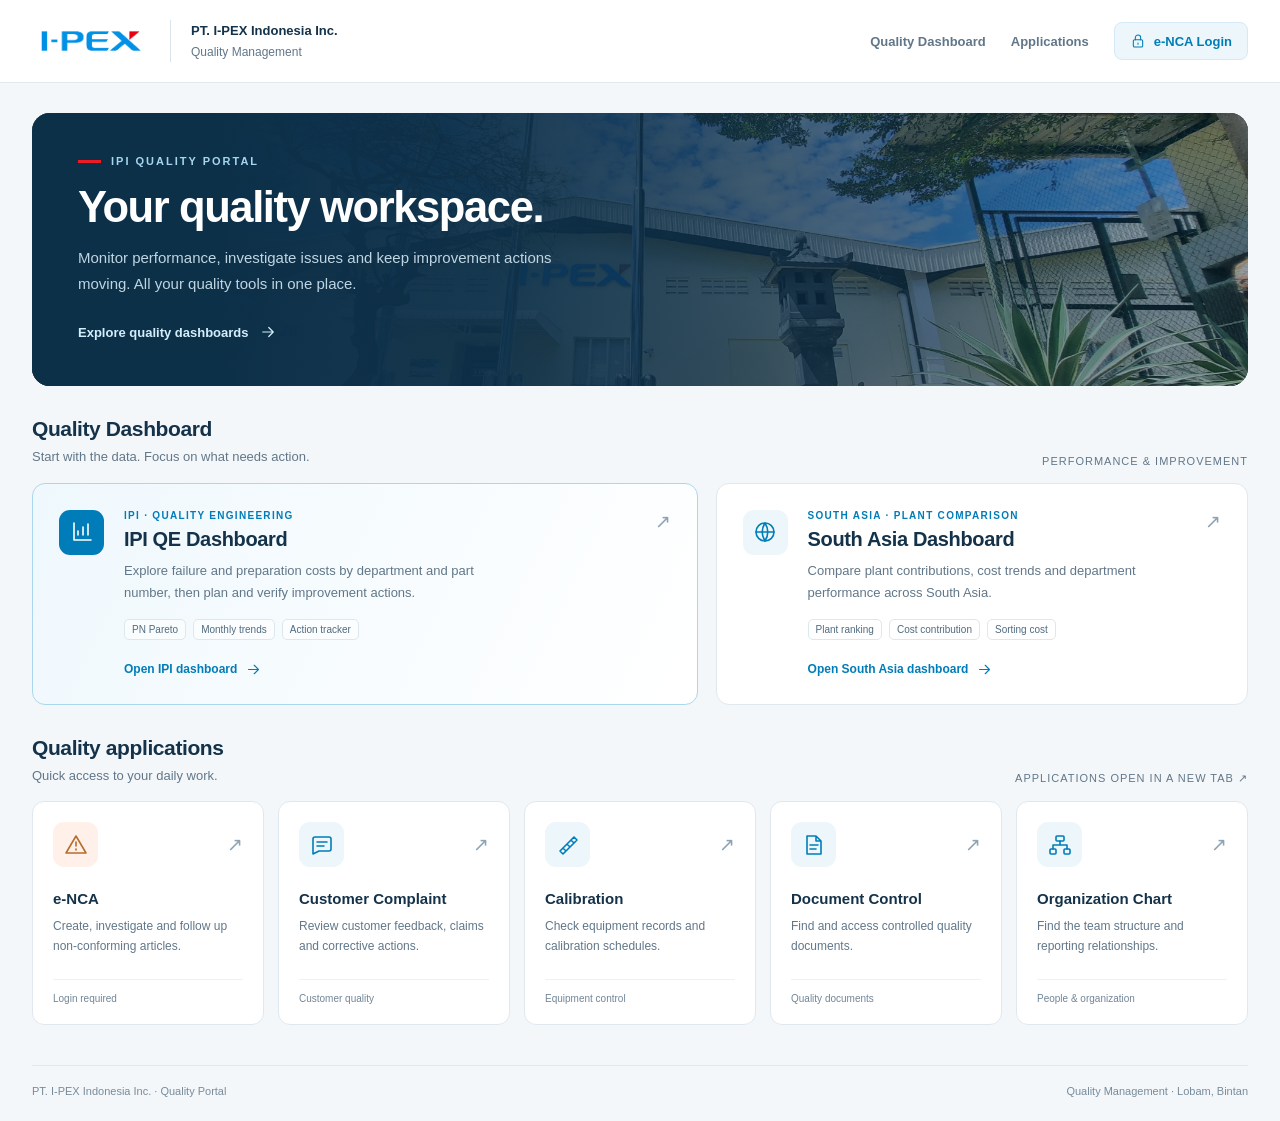
<file: index.html>
<!doctype html>
<html lang="en"><head><meta charset="utf-8"><meta name="viewport" content="width=device-width,initial-scale=1"><meta name="theme-color" content="#0d3049"><title>IPI Quality Portal</title><style>
:root{--blue:#007db8;--ink:#143249;--muted:#617789;--line:#e0e8ef;--bg:#f4f7fa}*{box-sizing:border-box}html{scroll-behavior:smooth;scroll-padding-top:25px}body{margin:0;background:var(--bg);color:var(--ink);font:14px "Segoe UI",Arial,sans-serif}a{color:inherit;text-decoration:none}a:focus-visible,button:focus-visible{outline:3px solid #0095df;outline-offset:5px}svg{width:24px;height:24px;flex-shrink:0}.skip{position:absolute;left:18px;top:-70px;background:white;padding:12px;z-index:20}.skip:focus{top:10px}.header{background:white;border-bottom:1px solid var(--line)}.header-inner{max-width:1320px;margin:auto;padding:20px 32px;display:flex;align-items:center;justify-content:space-between;gap:24px}.brand{display:flex;align-items:center;gap:20px}.logo{width:118px;height:36px;object-fit:contain}.brand-copy{border-left:1px solid #dbe4ec;padding-left:20px;font-size:12px;line-height:1.7}.brand-copy strong{display:block;font-size:13px}.brand-copy span{color:var(--muted)}nav{display:flex;align-items:center;gap:25px;font-size:13px;font-weight:600}nav>a:not(.login){color:var(--muted)}nav>a:hover{color:var(--blue)}.login{background:#edf6fb;padding:10px 15px;border:1px solid #d5eaf6;border-radius:8px;color:var(--blue);display:flex;align-items:center;gap:8px}.login svg{width:16px;height:16px}main{max-width:1320px;margin:auto;padding:30px 32px 40px}.hero{position:relative;overflow:hidden;border-radius:18px;background:#103750;min-height:270px;color:white;display:flex;align-items:center;padding:42px 46px}.hero::before{content:"";position:absolute;inset:0;background:linear-gradient(90deg,#0d3049 15%,rgba(13,48,73,.94) 38%,rgba(13,48,73,.4) 100%),url('./assets/images/IPI-Front.png') center 52%/cover no-repeat}.hero-content{position:relative;max-width:620px}.eyebrow{font-size:11px;letter-spacing:2px;text-transform:uppercase;font-weight:700;display:flex;align-items:center;gap:10px;color:#a6d6ee}.eyebrow::before{content:"";display:block;width:23px;height:3px;background:#ed1c24}h1{font-size:clamp(32px,3.4vw,46px);letter-spacing:-1.4px;font-weight:650;margin:16px 0 13px;line-height:1.12}.hero p{color:#c0d5e2;line-height:1.7;margin:0;max-width:510px;font-size:15px}.hero-link{display:inline-flex;align-items:center;gap:10px;margin-top:24px;font-size:13px;font-weight:600;color:#d4edfb}.hero-link svg{width:18px}.section{margin-top:31px}.section-head{display:flex;align-items:end;justify-content:space-between;gap:15px;margin-bottom:16px}.section-head h2{font-size:21px;margin:0 0 6px;letter-spacing:-.4px}.section-head p{font-size:13px;color:var(--muted);margin:0;line-height:1.5}.section-tag{font-size:11px;text-transform:uppercase;letter-spacing:1px;color:var(--muted);white-space:nowrap}.dash-grid{display:grid;grid-template-columns:1.25fr 1fr;gap:18px}.dashboard-card{display:flex;gap:20px;align-items:start;padding:26px;background:white;border:1px solid var(--line);border-radius:13px;position:relative;transition:transform .18s,border-color .18s,box-shadow .18s}.dashboard-card.primary{border-color:#abd7ec;background:linear-gradient(115deg,#eff8fd,white)}.dashboard-card:hover,.app-card:hover{transform:translateY(-3px);border-color:#9fcce2;box-shadow:0 10px 25px #1432490c}.icon{background:#edf6fb;color:var(--blue);width:45px;height:45px;border-radius:11px;display:flex;align-items:center;justify-content:center;flex-shrink:0}.dashboard-card.primary .icon{background:var(--blue);color:white}.dash-content{flex:1;min-width:0}.card-kicker{font-size:10px;text-transform:uppercase;letter-spacing:1.3px;color:var(--blue);font-weight:700;margin-bottom:7px}.dashboard-card h3{font-size:20px;margin:0 0 9px;letter-spacing:-.35px}.dashboard-card p{font-size:13px;line-height:1.7;color:var(--muted);margin:0;max-width:395px}.features{display:flex;flex-wrap:wrap;gap:7px;margin-top:15px}.features span{font-size:10px;border:1px solid #dce8ef;border-radius:5px;padding:4px 7px;color:#506b7f;background:#ffffff9c}.open-link{display:flex;align-items:center;gap:8px;color:var(--blue);font-size:12px;font-weight:650;margin-top:21px}.open-link svg{height:17px;width:17px}.app-grid{display:grid;grid-template-columns:repeat(5,minmax(0,1fr));gap:14px}.app-card{background:white;border:1px solid var(--line);border-radius:12px;padding:20px;display:flex;flex-direction:column;transition:transform .18s,border-color .18s,box-shadow .18s}.card-top{display:flex;align-items:center;justify-content:space-between;margin-bottom:21px}.external{color:#8da2b2;font-size:19px}.app-card h3{font-size:15px;line-height:1.4;margin:0 0 8px}.app-card p{font-size:12px;line-height:1.65;color:var(--muted);margin:0 0 22px}.card-label{border-top:1px solid #edf1f5;padding-top:13px;margin-top:auto;color:#718597;font-size:10px}.app-card:first-child .icon{background:#fff1e9;color:#b76d2b}footer{max-width:1320px;margin:auto;padding:0 32px 24px;display:flex;gap:15px;justify-content:space-between;color:#778b9a;font-size:11px}.footer-inner{border-top:1px solid var(--line);padding-top:19px;display:flex;justify-content:space-between;gap:15px;width:100%}.logo-fallback{color:var(--blue);font-size:24px;font-weight:800;letter-spacing:1px}.logo-fallback[hidden]{display:none}@media(min-width:1500px){main{padding-top:38px}.hero{min-height:300px}}@media(max-width:1050px){.app-grid{grid-template-columns:repeat(3,minmax(0,1fr))}nav{gap:15px}.brand-copy{display:none}}@media(max-width:720px){.header-inner{padding:17px 20px}nav>a:not(.login){display:none}main{padding:22px 18px 30px}.hero{padding:30px 26px;min-height:255px}.hero::before{background:linear-gradient(90deg,#0d3049ee,#0d3049b0),url('./assets/images/IPI-Front.png') center/cover}.dash-grid{grid-template-columns:1fr}.dashboard-card{padding:22px}.section-tag{display:none}.app-grid{grid-template-columns:repeat(2,minmax(0,1fr))}.app-card{padding:17px}footer{padding:0 18px 22px}.footer-inner{flex-direction:column;gap:7px}h1{font-size:35px}}@media(max-width:380px){.app-grid{grid-template-columns:1fr}.dashboard-card{gap:13px}.dashboard-card>.icon{width:36px;height:36px}.logo{width:100px}.login{padding:9px 11px}}@media(prefers-reduced-motion:reduce){html{scroll-behavior:auto}*{transition:none!important}}
</style></head><body><a class="skip" href="#main">Skip to content</a><header class="header"><div class="header-inner"><div class="brand"><img class="logo" id="logo" src="./assets/images/i-pex-logo.png" alt="I-PEX"><span id="logoFallback" class="logo-fallback" hidden>I-PEX</span><div class="brand-copy"><strong>PT. I-PEX Indonesia Inc.</strong><span>Quality Management</span></div></div><nav aria-label="Main navigation"><a href="#dashboards">Quality Dashboard</a><a href="#applications">Applications</a><a class="login" href="./login.html"><svg viewBox="0 0 24 24" fill="none" stroke="currentColor" stroke-width="1.6" stroke-linecap="round" stroke-linejoin="round" aria-hidden="true"><rect x="5" y="10" width="14" height="11" rx="2"/><path d="M8 10V7a4 4 0 0 1 8 0v3m-4 5v2"/></svg><span>e-NCA Login</span></a></nav></div></header><main id="main"><section class="hero" aria-labelledby="welcome"><div class="hero-content"><div class="eyebrow">IPI Quality Portal</div><h1 id="welcome">Your quality workspace.</h1><p>Monitor performance, investigate issues and keep improvement actions moving. All your quality tools in one place.</p><a class="hero-link" href="#dashboards">Explore quality dashboards <svg viewBox="0 0 24 24" fill="none" stroke="currentColor" stroke-width="1.6" stroke-linecap="round" stroke-linejoin="round" aria-hidden="true"><path d="M5 12h14m-6-6 6 6-6 6"/></svg></a></div></section><section class="section" id="dashboards" aria-labelledby="dashboard-heading"><div class="section-head"><div><h2 id="dashboard-heading">Quality Dashboard</h2><p>Start with the data. Focus on what needs action.</p></div><span class="section-tag">Performance & improvement</span></div><div class="dash-grid"><a class="dashboard-card primary" href="./pages/IPI_QE_Decision_Dashboard.html" target="_blank" rel="noopener noreferrer"><span class="icon"><svg viewBox="0 0 24 24" fill="none" stroke="currentColor" stroke-width="1.6" stroke-linecap="round" stroke-linejoin="round" aria-hidden="true"><path d="M4 3v17h17M8 15v-4m5 4V7m5 8V4"/></svg></span><div class="dash-content"><div class="card-kicker">IPI · Quality engineering</div><h3>IPI QE Dashboard</h3><p>Explore failure and preparation costs by department and part number, then plan and verify improvement actions.</p><div class="features"><span>PN Pareto</span><span>Monthly trends</span><span>Action tracker</span></div><span class="open-link">Open IPI dashboard <svg viewBox="0 0 24 24" fill="none" stroke="currentColor" stroke-width="1.6" stroke-linecap="round" stroke-linejoin="round" aria-hidden="true"><path d="M5 12h14m-6-6 6 6-6 6"/></svg></span></div><span class="external" aria-label="Opens in a new tab">↗</span></a><a class="dashboard-card" href="./pages/SA_Quality_Cost_Dashboard.html" target="_blank" rel="noopener noreferrer"><span class="icon"><svg viewBox="0 0 24 24" fill="none" stroke="currentColor" stroke-width="1.6" stroke-linecap="round" stroke-linejoin="round" aria-hidden="true"><circle cx="12" cy="12" r="9"/><path d="M3 12h18M12 3a17 17 0 0 1 0 18 17 17 0 0 1 0-18Z"/></svg></span><div class="dash-content"><div class="card-kicker">South Asia · Plant comparison</div><h3>South Asia Dashboard</h3><p>Compare plant contributions, cost trends and department performance across South Asia.</p><div class="features"><span>Plant ranking</span><span>Cost contribution</span><span>Sorting cost</span></div><span class="open-link">Open South Asia dashboard <svg viewBox="0 0 24 24" fill="none" stroke="currentColor" stroke-width="1.6" stroke-linecap="round" stroke-linejoin="round" aria-hidden="true"><path d="M5 12h14m-6-6 6 6-6 6"/></svg></span></div><span class="external" aria-label="Opens in a new tab">↗</span></a></div></section><section class="section" id="applications" aria-labelledby="app-heading"><div class="section-head"><div><h2 id="app-heading">Quality applications</h2><p>Quick access to your daily work.</p></div><span class="section-tag">Applications open in a new tab ↗</span></div><div class="app-grid"><a class="app-card" href="./login.html" target="_blank" rel="noopener noreferrer"><div class="card-top"><span class="icon"><svg viewBox="0 0 24 24" fill="none" stroke="currentColor" stroke-width="1.6" stroke-linecap="round" stroke-linejoin="round" aria-hidden="true"><path d="m12 3 10 17H2Z M12 9v4m0 3v1"/></svg></span><span class="external" aria-label="Opens in a new tab">↗</span></div><h3>e-NCA</h3><p>Create, investigate and follow up non-conforming articles.</p><span class="card-label">Login required</span></a><a class="app-card" href="./customer-complaint/customer-feedback.html" target="_blank" rel="noopener noreferrer"><div class="card-top"><span class="icon"><svg viewBox="0 0 24 24" fill="none" stroke="currentColor" stroke-width="1.6" stroke-linecap="round" stroke-linejoin="round" aria-hidden="true"><path d="M5 4h14a2 2 0 0 1 2 2v10a2 2 0 0 1-2 2H9l-6 3V6a2 2 0 0 1 2-2Z"/><path d="M7 9h10M7 13h7"/></svg></span><span class="external" aria-label="Opens in a new tab">↗</span></div><h3>Customer Complaint</h3><p>Review customer feedback, claims and corrective actions.</p><span class="card-label">Customer quality</span></a><a class="app-card" href="./pages/calibration.html" target="_blank" rel="noopener noreferrer"><div class="card-top"><span class="icon"><svg viewBox="0 0 24 24" fill="none" stroke="currentColor" stroke-width="1.6" stroke-linecap="round" stroke-linejoin="round" aria-hidden="true"><path d="M4 18 18 4l3 3L7 21Z M7 15l2 2m2-6 2 2m2-6 2 2"/></svg></span><span class="external" aria-label="Opens in a new tab">↗</span></div><h3>Calibration</h3><p>Check equipment records and calibration schedules.</p><span class="card-label">Equipment control</span></a><a class="app-card" href="./doccon/doccon.html" target="_blank" rel="noopener noreferrer"><div class="card-top"><span class="icon"><svg viewBox="0 0 24 24" fill="none" stroke="currentColor" stroke-width="1.6" stroke-linecap="round" stroke-linejoin="round" aria-hidden="true"><path d="M14 3H5v18h14V8Z M14 3v5h5M8 12h8M8 16h6"/></svg></span><span class="external" aria-label="Opens in a new tab">↗</span></div><h3>Document Control</h3><p>Find and access controlled quality documents.</p><span class="card-label">Quality documents</span></a><a class="app-card" href="./orgchart/orgchart.html" target="_blank" rel="noopener noreferrer"><div class="card-top"><span class="icon"><svg viewBox="0 0 24 24" fill="none" stroke="currentColor" stroke-width="1.6" stroke-linecap="round" stroke-linejoin="round" aria-hidden="true"><rect x="8" y="3" width="8" height="5" rx="1"/><path d="M12 8v4M5 16v-4h14v4"/><rect x="2" y="16" width="6" height="5" rx="1"/><rect x="16" y="16" width="6" height="5" rx="1"/></svg></span><span class="external" aria-label="Opens in a new tab">↗</span></div><h3>Organization Chart</h3><p>Find the team structure and reporting relationships.</p><span class="card-label">People & organization</span></a></div></section></main><footer><div class="footer-inner"><span>PT. I-PEX Indonesia Inc. · Quality Portal</span><span>Quality Management · Lobam, Bintan</span></div></footer><script>
// Dashboard routes are relative to index.html at the repository root.
// Keep file names and letter case identical to the files in pages/.
const logo=document.getElementById('logo');
function showLogoFallback(){logo.hidden=true;document.getElementById('logoFallback').hidden=false;}
logo.addEventListener('error',showLogoFallback);
if(logo.complete&&logo.naturalWidth===0)showLogoFallback();
</script></body></html>
</file>
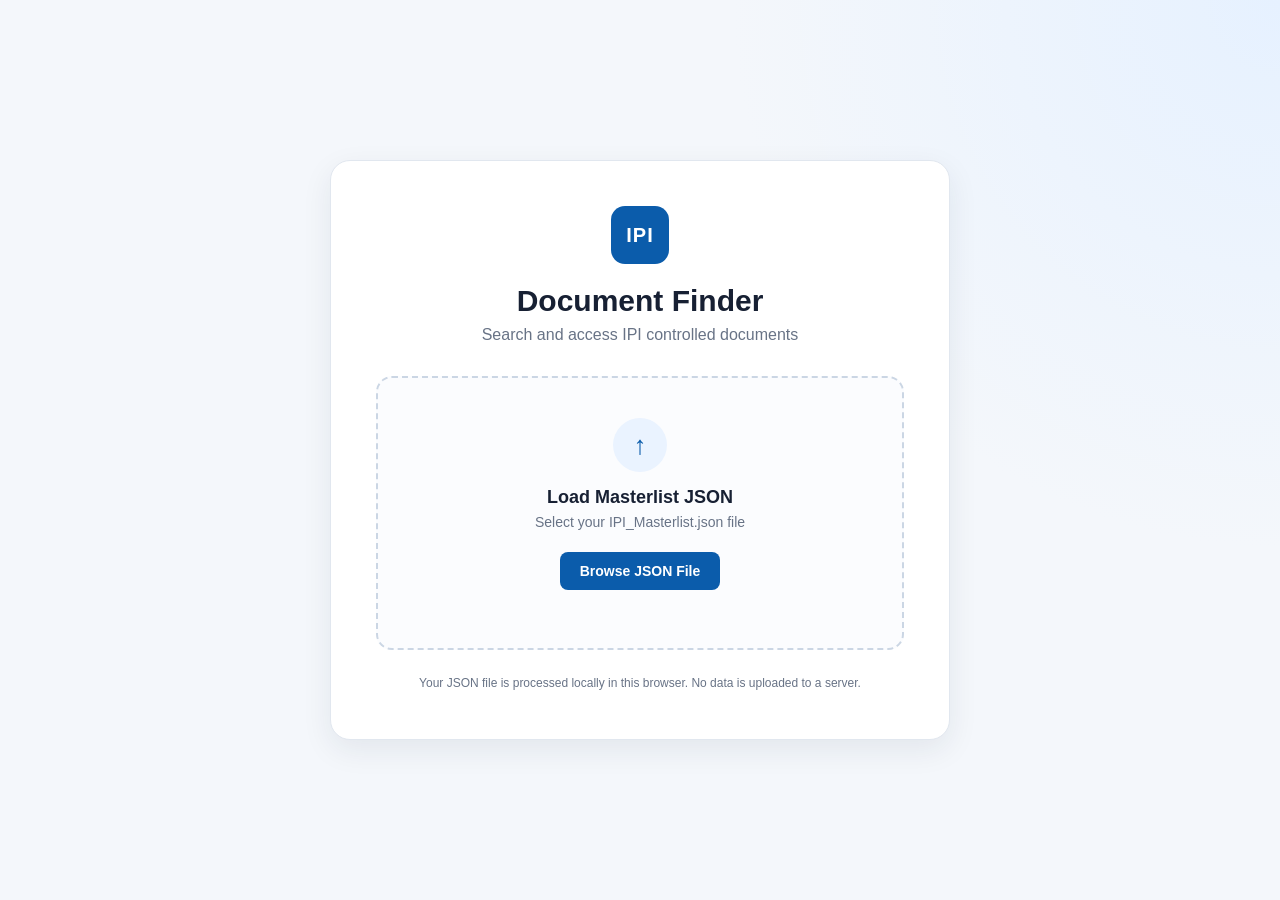
<file: doccon/doccon.html>
<!DOCTYPE html>
<html lang="en">

<head>
    <meta charset="UTF-8">

    <meta
        name="viewport"
        content="width=device-width, initial-scale=1.0"
    >

    <title>IPI Document Finder</title>

    <link
        rel="stylesheet"
        href="style.css"
    >
</head>


<body>

    <!-- =====================================================
         APP CONTAINER
    ====================================================== -->

    <div class="app">


        <!-- =================================================
             JSON LOADER SCREEN
        ================================================== -->

        <section
            id="loaderPage"
            class="loader-page"
        >

            <div class="loader-card">

                <div class="brand-mark">
                    IPI
                </div>


                <div class="loader-title">
                    Document Finder
                </div>


                <div class="loader-subtitle">
                    Search and access IPI controlled documents
                </div>


                <div
                    id="dropZone"
                    class="drop-zone"
                >

                    <div class="upload-icon">
                        ↑
                    </div>


                    <div class="upload-title">
                        Load Masterlist JSON
                    </div>


                    <div class="upload-description">
                        Select your IPI_Masterlist.json file
                    </div>


                    <label
                        for="jsonFile"
                        class="browse-button"
                    >
                        Browse JSON File
                    </label>


                    <input
                        type="file"
                        id="jsonFile"
                        accept=".json,application/json"
                        hidden
                    >


                    <div
                        id="fileName"
                        class="selected-file"
                    ></div>

                </div>


                <div
                    id="loaderError"
                    class="loader-error"
                ></div>


                <div class="loader-note">
                    Your JSON file is processed locally in this browser.
                    No data is uploaded to a server.
                </div>

            </div>

        </section>



        <!-- =================================================
             DOCUMENT FINDER PAGE
        ================================================== -->

        <section
            id="finderPage"
            class="finder-page hidden"
        >


            <!-- =============================================
                 TOP HEADER
            ============================================== -->

            <header class="top-header">

                <div class="header-left">

                    <div class="brand-logo">
                        IPI
                    </div>


                    <div>

                        <div class="header-title">
                            Document Finder
                        </div>

                        <div class="header-subtitle">
                            IPEX Indonesia Inc.
                        </div>

                    </div>

                </div>


                <div class="header-right">

                    <button
                        id="reloadJsonButton"
                        class="header-button"
                    >
                        Load New JSON
                    </button>

                </div>

            </header>



            <!-- =============================================
                 MAIN CONTENT
            ============================================== -->

            <main class="main-content">


                <!-- =========================================
                     SEARCH AREA
                ========================================== -->

                <div class="search-panel">

                    <div class="search-wrapper">

                        <span class="search-icon">
                            ⌕
                        </span>


                        <input
                            type="text"
                            id="searchInput"
                            class="search-input"
                            placeholder="Search document number, title, department, PIC, revision..."
                            autocomplete="off"
                        >


                        <button
                            id="clearSearch"
                            class="clear-search"
                            title="Clear search"
                        >
                            ×
                        </button>

                    </div>


                    <div class="search-help">
                        Search across all document information
                    </div>

                </div>



                <!-- =========================================
                     FILTER BAR
                ========================================== -->

                <div class="filter-bar">


                    <div class="filter-group">

                        <label>
                            Document Type
                        </label>

                        <select
                            id="documentTypeFilter"
                            class="filter-select"
                        >

                            <option value="">
                                All Document Types
                            </option>

                        </select>

                    </div>



                    <div class="filter-group">

                        <label>
                            Department
                        </label>

                        <select
                            id="departmentFilter"
                            class="filter-select"
                        >

                            <option value="">
                                All Departments
                            </option>

                        </select>

                    </div>



                    <button
                        id="resetFilters"
                        class="reset-button"
                    >
                        Reset Filters
                    </button>


                </div>



                <!-- =========================================
                     RESULT HEADER
                ========================================== -->

                <div class="result-header">

                    <div>

                        <span
                            id="resultCount"
                            class="result-count"
                        >
                            0
                        </span>

                        <span class="result-label">
                            documents found
                        </span>

                    </div>


                    <div
                        id="activeSearch"
                        class="active-search"
                    ></div>

                </div>



                <!-- =========================================
                     TABLE
                ========================================== -->

                <div class="table-container">

                    <table class="document-table">

                        <thead>

                            <tr>

                                <th class="col-type">
                                    Document Type
                                </th>

                                <th class="col-dept">
                                    Dep. Acronym
                                </th>

                                <th class="col-document">
                                    Document No.
                                </th>

                                <th class="col-title">
                                    Document Title
                                </th>

                                <th class="col-revision">
                                    Rev.
                                </th>

                                <th class="col-date">
                                    Latest Release
                                </th>

                                <th class="col-pic">
                                    PIC
                                </th>

                            </tr>

                        </thead>


                        <tbody
                            id="documentTableBody"
                        >
                        </tbody>

                    </table>



                    <!-- =====================================
                         EMPTY STATE
                    ====================================== -->

                    <div
                        id="emptyState"
                        class="empty-state hidden"
                    >

                        <div class="empty-icon">
                            ⌕
                        </div>

                        <div class="empty-title">
                            No documents found
                        </div>

                        <div class="empty-description">
                            Try another keyword or change the filters.
                        </div>

                    </div>

                </div>

            </main>


            <!-- =============================================
                 FOOTER
            ============================================== -->

            <footer class="footer">

                <span>
                    IPI Document Finder
                </span>

                <span>
                    Local JSON Database
                </span>

            </footer>


        </section>

    </div>


    <!-- =====================================================
         JAVASCRIPT
    ====================================================== -->

    <script src="app.js"></script>

</body>

</html>
</file>
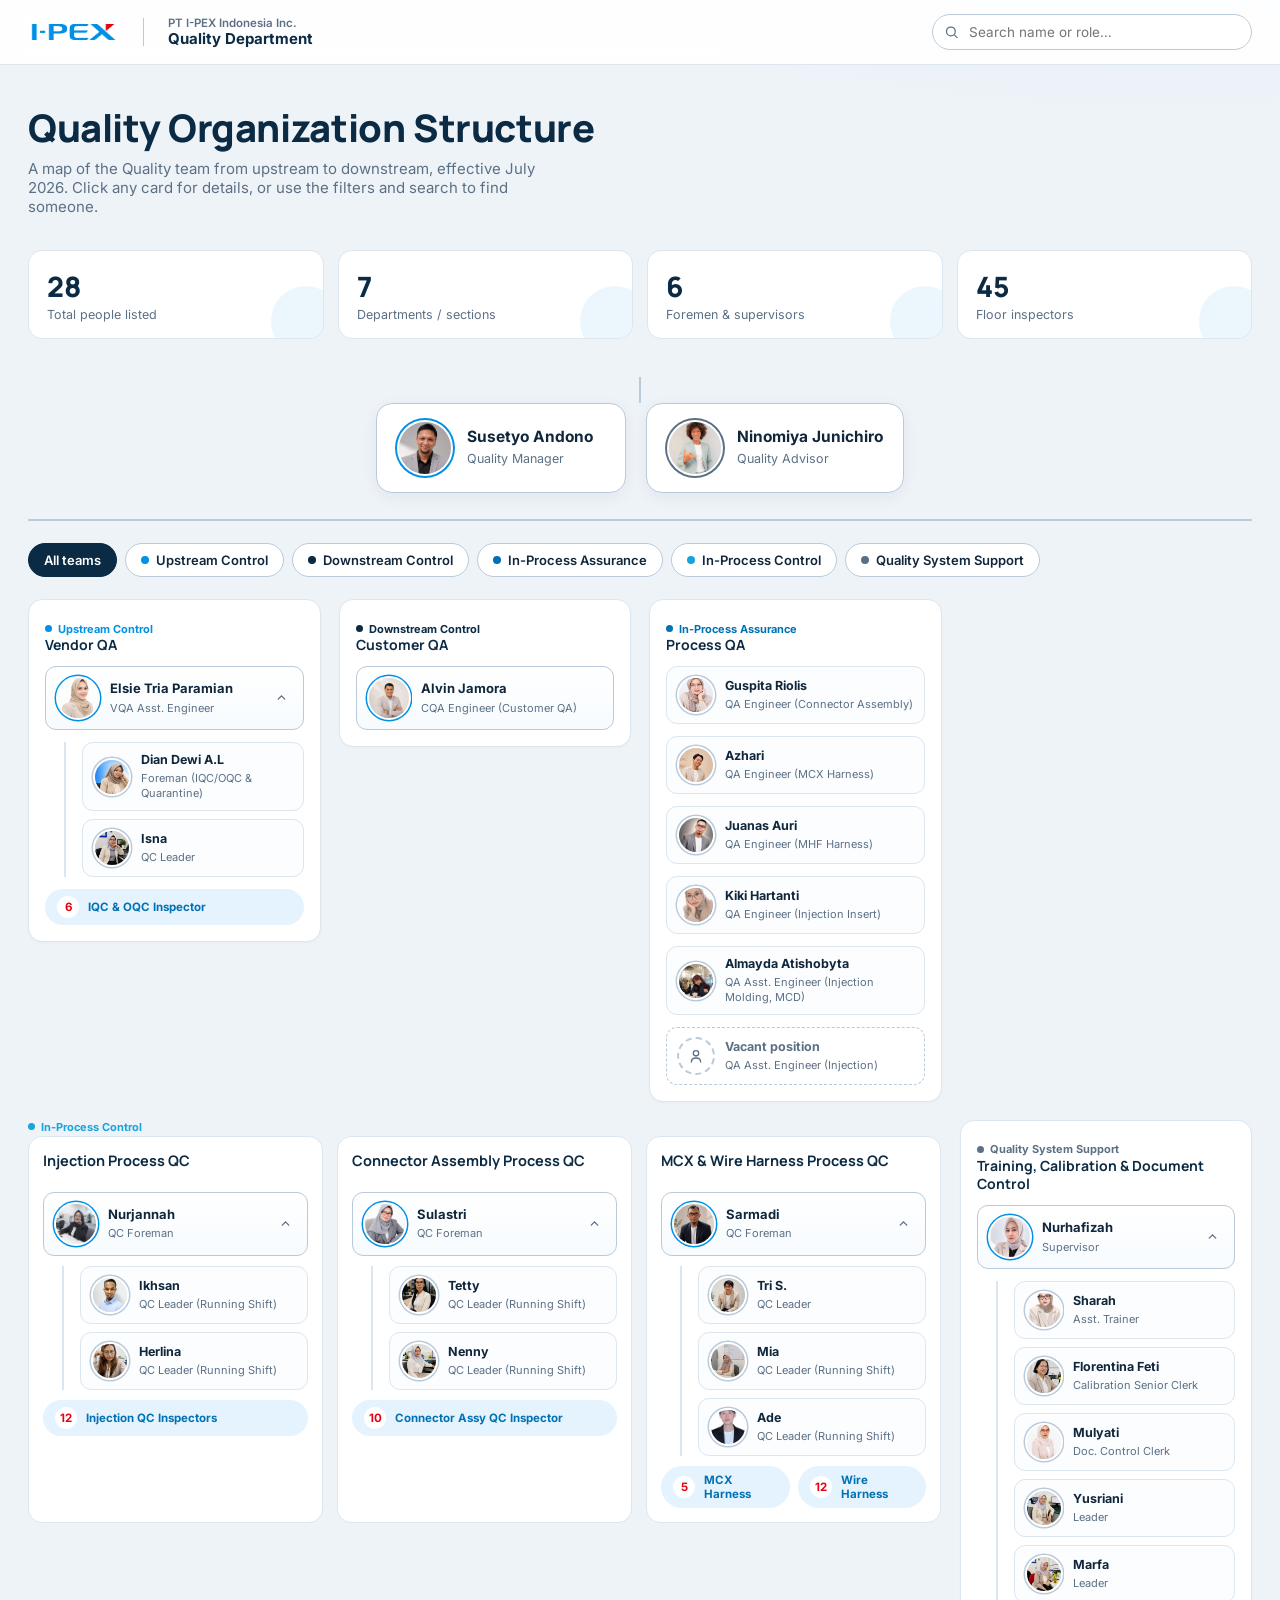
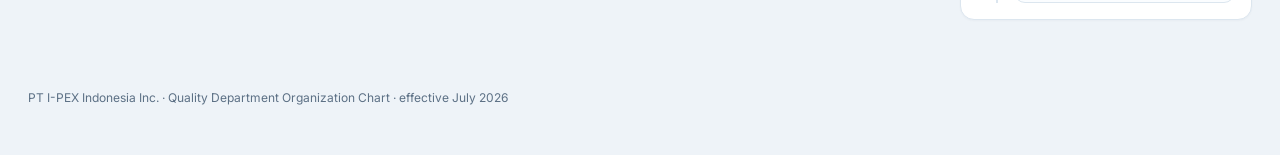
<file: orgchart/orgchart.html>
<!DOCTYPE html>
<html lang="en">
<head>
<meta charset="UTF-8">
<meta name="viewport" content="width=device-width, initial-scale=1.0">
<title>PT I-PEX Indonesia — Quality Department Organization Chart</title>
<link rel="preconnect" href="https://fonts.googleapis.com">
<link rel="preconnect" href="https://fonts.gstatic.com" crossorigin>
<link href="https://fonts.googleapis.com/css2?family=Inter:wght@400;500;600;700&family=Manrope:wght@500;700;800&display=swap" rel="stylesheet">
<style>
  :root{
    --blue:#0091e6;
    --blue-700:#0071b3;
    --blue-100:#e4f3fd;
    --navy:#0b2a43;
    --red:#e60012;
    --bg:#eef3f8;
    --card:#ffffff;
    --ink:#10263b;
    --muted:#5c7085;
    --line:#dce6ef;
    --line-strong:#b9cada;
    --radius-card:14px;
    --radius-pill:999px;
    --c-upstream:#0091e6;
    --c-downstream:#0b2a43;
    --c-assurance:#0071b3;
    --c-process:#19a3dd;
    --c-support:#5c7085;
  }

  *{ box-sizing:border-box; }

  html{ scroll-behavior:smooth; }

  body{
    margin:0;
    background:
      radial-gradient(1200px 500px at 90% -10%, rgba(0,145,230,.08), transparent 60%),
      var(--bg);
    color:var(--ink);
    font-family:'Inter', -apple-system, Segoe UI, sans-serif;
    -webkit-font-smoothing:antialiased;
  }

  h1,h2,h3, .num, .brand-word{
    font-family:'Manrope', 'Inter', sans-serif;
  }

  /* ============ TOPBAR ============ */
  .topbar{
    position:sticky; top:0; z-index:40;
    background:rgba(255,255,255,.92);
    backdrop-filter:blur(10px);
    border-bottom:1px solid var(--line);
  }
  .topbar-inner{
    max-width:1360px; margin:0 auto;
    padding:14px 28px;
    display:flex; align-items:center; gap:24px;
  }
  .logo-mark{ height:30px; display:block; flex-shrink:0; }
  .brand-divider{
    width:1px; height:28px; background:var(--line-strong); flex-shrink:0;
  }
  .brand-text{ line-height:1.15; }
  .brand-text .eyebrow{
    font-size:11.5px; color:var(--muted); font-weight:600;
  }
  .brand-text .title{
    font-size:15px; font-weight:700; color:var(--navy);
  }
  .topbar-search{ margin-left:auto; position:relative; width:min(320px, 40vw); }
  .topbar-search input{
    width:100%;
    padding:9px 14px 9px 36px;
    border-radius:var(--radius-pill);
    border:1px solid var(--line-strong);
    background:#fff;
    font-family:inherit; font-size:13.5px; color:var(--ink);
    outline:none;
    transition:border-color .15s, box-shadow .15s;
  }
  .topbar-search input:focus{
    border-color:var(--blue);
    box-shadow:0 0 0 3px var(--blue-100);
  }
  .topbar-search svg{
    position:absolute; left:12px; top:50%; transform:translateY(-50%);
    width:15px; height:15px; stroke:var(--muted);
  }
  .search-clear{
    position:absolute; right:8px; top:50%; transform:translateY(-50%);
    border:none; background:none; color:var(--muted); cursor:pointer;
    font-size:16px; line-height:1; padding:4px; display:none;
  }
  .topbar-search.has-value .search-clear{ display:block; }

  /* ============ HERO / STATS ============ */
  .hero{ max-width:1360px; margin:0 auto; padding:36px 28px 8px; }
  .hero h1{
    font-size:clamp(26px,3.4vw,38px);
    font-weight:800; color:var(--navy);
    margin:0 0 6px; letter-spacing:-.01em;
  }
  .hero p{
    margin:0; color:var(--muted); font-size:15px; max-width:60ch;
  }

  .stats{
    max-width:1360px; margin:26px auto 0; padding:0 28px;
    display:grid; grid-template-columns:repeat(4,1fr); gap:14px;
  }
  .stat{
    background:var(--card);
    border:1px solid var(--line);
    border-radius:var(--radius-card);
    padding:16px 18px;
    display:flex; flex-direction:column; gap:2px;
    position:relative; overflow:hidden;
  }
  .stat::after{
    content:''; position:absolute; right:-18px; bottom:-18px;
    width:70px; height:70px; border-radius:50%;
    background:var(--blue-100); opacity:.7;
  }
  .stat .num{
    font-size:28px; font-weight:800; color:var(--navy); z-index:1;
  }
  .stat .lbl{ font-size:12.5px; color:var(--muted); z-index:1; }

  /* ============ CONNECTOR / LEADERSHIP ============ */
  .leadership-wrap{ max-width:1360px; margin:0 auto; padding:38px 28px 0; }
  .leadership{
    display:flex; justify-content:center; gap:20px; flex-wrap:wrap;
    position:relative; padding-bottom:26px;
  }
  .trunk{
    width:2px; margin:0 auto; background:var(--line-strong);
    animation:growV .5s ease-out both;
  }
  .trunk.top{ height:0; }
  .trunk.mid{ height:26px; }
  @keyframes growV{ from{ transform:scaleY(0);} to{ transform:scaleY(1);} }
  .trunk{ transform-origin:top; }

  .rail{
    max-width:1360px; margin:0 auto; padding:0 28px;
  }
  .rail-line{
    height:2px; background:var(--line-strong); border-radius:2px;
    animation:growH .6s ease-out both;
    transform-origin:left;
  }
  @keyframes growH{ from{ transform:scaleX(0);} to{ transform:scaleX(1);} }

  /* ============ FILTERS ============ */
  .filters{
    max-width:1360px; margin:0 auto; padding:22px 28px 4px;
    display:flex; gap:8px; overflow-x:auto; scrollbar-width:none;
  }
  .filters::-webkit-scrollbar{ display:none; }
  .pill{
    flex-shrink:0;
    border:1px solid var(--line-strong);
    background:#fff; color:var(--ink);
    padding:8px 15px; border-radius:var(--radius-pill);
    font-size:13px; font-weight:600; font-family:inherit;
    cursor:pointer; display:flex; align-items:center; gap:7px;
    transition:background .15s, color .15s, border-color .15s;
    white-space:nowrap;
  }
  .pill .dot{ width:8px; height:8px; border-radius:50%; background:var(--dot,var(--blue)); }
  .pill:hover{ border-color:var(--blue); }
  .pill.active{ background:var(--navy); border-color:var(--navy); color:#fff; }
  .pill.active .dot{ background:#fff; }

  /* ============ GRID / LANES ============ */
  main{ max-width:1360px; margin:0 auto; padding:18px 28px 70px; }
  .grid{
    display:grid;
    grid-template-columns:repeat(auto-fit, minmax(230px,1fr));
    gap:18px;
    align-items:start;
  }
  .lane-group{ grid-column: span 3; }
  @media (max-width:980px){ .lane-group{ grid-column: span 1 / -1; } }

  .lane, .lane-group{
    transition:opacity .2s, transform .2s;
  }
  .lane.hide, .lane-group.hide{
    display:none;
  }

  .lane{
    background:var(--card);
    border:1px solid var(--line);
    border-radius:var(--radius-card);
    padding:16px;
    display:flex; flex-direction:column; gap:12px;
    box-shadow:0 1px 2px rgba(16,38,59,.03);
  }
  .lane-tag{
    display:inline-flex; align-items:center; gap:6px;
    font-size:11px; font-weight:700; color:var(--tag,var(--blue));
    text-transform:none;
  }
  .lane-tag .dot{ width:7px; height:7px; border-radius:50%; background:var(--tag,var(--blue)); }
  .lane h3{
    margin:0; font-size:14px; font-weight:700; color:var(--navy);
    line-height:1.3;
  }

  .lane-group-head{
    font-size:11px; font-weight:700; color:var(--c-process);
    display:flex; align-items:center; gap:6px; margin-bottom:2px;
  }
  .lane-group-head .dot{ width:7px; height:7px; border-radius:50%; background:var(--c-process); }
  .lane-group-title{ font-size:14.5px; font-weight:700; color:var(--navy); margin:0 0 12px; }
  .lane-group-body{
    display:grid; grid-template-columns:repeat(3,1fr); gap:14px;
  }
  @media (max-width:760px){ .lane-group-body{ grid-template-columns:1fr; } }
  .lane-group-body .sublane{
    background:var(--card); border:1px solid var(--line); border-radius:var(--radius-card);
    padding:14px; display:flex; flex-direction:column; gap:10px;
  }

  /* ============ PERSON CARD ============ */
  .person{
    display:flex; align-items:center; gap:10px;
    background:#fbfdff;
    border:1px solid var(--line);
    border-radius:11px;
    padding:9px 10px;
    cursor:pointer;
    text-align:left;
    width:100%;
    font-family:inherit;
    transition:border-color .15s, box-shadow .15s, transform .15s, opacity .15s;
  }
  .person:hover{
    border-color:var(--blue);
    box-shadow:0 3px 10px rgba(11,42,67,.08);
    transform:translateY(-1px);
  }
  .person:focus-visible{ outline:2px solid var(--blue); outline-offset:2px; }
  .person.dim{ opacity:.28; }
  .person.match{ border-color:var(--blue); box-shadow:0 0 0 3px var(--blue-100); }

  .person.lead{
    background:linear-gradient(180deg,#fff, #f7fbfe);
    border-color:var(--line-strong);
  }

  .avatar{
    width:38px; height:38px; border-radius:50%;
    flex-shrink:0; overflow:hidden; position:relative;
    background:var(--blue-100);
    border:2px solid #fff;
    box-shadow:0 0 0 1.5px var(--line-strong);
  }
  .lead .avatar{ width:44px; height:44px; box-shadow:0 0 0 1.5px var(--blue); }
  .avatar img{
    width:100%; height:100%; object-fit:cover; display:block;
  }
  .avatar .fallback{
    position:absolute; inset:0; display:none; align-items:center; justify-content:center;
    font-size:13px; font-weight:700; color:#fff; letter-spacing:.02em;
  }
  .avatar .fallback.show{ display:flex; }

  .p-details{ min-width:0; flex:1; display:flex; flex-direction:column; gap:4px; }
  .p-name{
    font-size:12.5px; font-weight:700; color:var(--ink);
    white-space:nowrap; overflow:hidden; text-overflow:ellipsis;
    line-height:1.2;
  }
  .lead .p-name{ font-size:13px; }
  .p-title{
    font-size:11px; color:var(--muted); line-height:1.35;
  }

  .chev{
    flex-shrink:0; width:22px; height:22px; border-radius:50%;
    display:flex; align-items:center; justify-content:center;
    color:var(--muted); background:transparent;
    transition:transform .2s, background .15s;
  }
  .person[aria-expanded="true"] .chev{ transform:rotate(180deg); }
  .person:hover .chev{ background:var(--blue-100); color:var(--blue); }

  /* team stack */
  .team{
    display:flex; flex-direction:column; gap:8px;
    padding-left:16px; margin-left:19px;
    border-left:2px solid var(--line);
    overflow:hidden;
    max-height:600px;
    transition:max-height .28s ease, opacity .2s, margin .2s;
  }
  .team.collapsed{ max-height:0; opacity:0; margin-top:-8px; }

  .summary{
    display:flex; align-items:center; gap:9px;
    background:var(--blue-100);
    border-radius:var(--radius-pill);
    padding:7px 12px;
    font-size:11.5px; font-weight:700; color:var(--blue-700);
  }
  .summary .n{
    width:22px; height:22px; border-radius:50%;
    background:#fff; color:var(--red);
    display:flex; align-items:center; justify-content:center;
    font-size:11.5px; flex-shrink:0;
  }
  .summary-row{ display:flex; gap:8px; }
  .summary-row .summary{ flex:1; }

  /* vacant */
  .person.vacant{
    border-style:dashed; border-color:var(--line-strong);
    background:transparent;
  }
  .person.vacant .avatar{
    background:#fff; border:2px dashed var(--line-strong); box-shadow:none;
    display:flex; align-items:center; justify-content:center;
  }
  .person.vacant .avatar svg{ width:16px; height:16px; stroke:var(--muted); }
  .person.vacant .p-name{ color:var(--muted); font-style:normal; }

  /* leadership cards, bigger */
  .lead-card{
    background:var(--card);
    border:1px solid var(--line-strong);
    border-radius:16px;
    padding:16px 20px;
    display:flex; align-items:center; gap:14px;
    min-width:250px;
    box-shadow:0 4px 16px rgba(11,42,67,.06);
    cursor:pointer;
    font-family:inherit; text-align:left;
    transition:transform .15s, box-shadow .15s;
  }
  .lead-card:hover{ transform:translateY(-2px); box-shadow:0 8px 22px rgba(11,42,67,.1); }
  .lead-card .avatar{ width:56px; height:56px; box-shadow:0 0 0 2px var(--blue); }
  .lead-card.advisor .avatar{ box-shadow:0 0 0 2px var(--muted); }
  .lead-card .p-name{ font-size:15.5px; }
  .lead-card .p-title{ font-size:12.5px; }
  .lead-card .p-details{ gap:5px; }

  /* empty state */
  .empty-state{
    grid-column:1/-1; text-align:center; padding:60px 20px; color:var(--muted);
  }
  .empty-state strong{ display:block; color:var(--navy); font-size:16px; margin-bottom:4px; }

  /* ============ DETAIL OVERLAY (blurred glass modal) ============ */
  .scrim{
    position:fixed; inset:0;
    background:rgba(8,22,38,.55);
    backdrop-filter:blur(6px);
    -webkit-backdrop-filter:blur(6px);
    opacity:0; pointer-events:none; transition:opacity .25s;
    z-index:60;
  }
  .scrim.open{ opacity:1; pointer-events:auto; }

  .drawer{
    position:fixed; top:50%; left:50%;
    width:min(420px, 90vw);
    max-height:86vh;
    background:#fff;
    border-radius:24px;
    box-shadow:0 30px 70px rgba(8,22,38,.4);
    overflow:hidden;
    transform:translate(-50%,-50%) scale(.94);
    opacity:0;
    transition:transform .28s cubic-bezier(.2,.8,.2,1), opacity .22s;
    z-index:61;
    display:flex; flex-direction:column;
    pointer-events:none;
  }
  .drawer.open{ transform:translate(-50%,-50%) scale(1); opacity:1; pointer-events:auto; }

  .drawer-close{
    position:absolute; top:16px; right:16px; z-index:3;
    border:none; background:rgba(255,255,255,.85);
    backdrop-filter:blur(4px);
    width:32px; height:32px; border-radius:50%;
    color:var(--navy); font-size:17px; cursor:pointer;
    display:flex; align-items:center; justify-content:center;
    box-shadow:0 2px 10px rgba(8,22,38,.15);
  }

  /* blurred photo header, with the same portrait enlarged 2x behind it */
  .drawer-head{
    position:relative;
    height:172px;
    flex-shrink:0;
    background:linear-gradient(135deg, var(--navy), var(--blue-700));
    overflow:hidden;
  }
  .drawer-head-bg{
    position:absolute; inset:-25px;
    background-size:cover; background-position:center;
    filter:blur(22px) saturate(1.15) brightness(.7);
    transform:scale(1.2);
  }
  .drawer-head::after{
    content:''; position:absolute; inset:0;
    background:linear-gradient(180deg, rgba(8,22,38,.15), rgba(8,22,38,.4));
  }

  .drawer-body{
    padding:100px 26px 30px;
    overflow-y:auto;
    text-align:center;
    position:relative;
  }

  /* portrait, shown 2x the old sidebar size (88px -> 176px)
     positioned relative to .drawer itself (not .drawer-body) so the
     scrollable body's overflow never clips the part that overlaps the header */
  .drawer-avatar{
    width:176px; height:176px; border-radius:50%; overflow:hidden; position:absolute;
    left:50%; top:84px; transform:translateX(-50%);
    background:var(--blue-100);
    border:6px solid #fff;
    box-shadow:0 14px 34px rgba(8,22,38,.28);
    z-index:2;
  }
  .drawer-avatar img{ width:100%; height:100%; object-fit:cover; display:block; }
  .drawer-avatar .fallback{
    position:absolute; inset:0; display:flex; align-items:center; justify-content:center;
    font-size:46px; font-weight:800; color:#fff;
  }
  .drawer-avatar .fallback.show{ display:flex; }

  .drawer-name{ font-size:21px; font-weight:800; color:var(--navy); margin:0 0 4px; }
  .drawer-title{ font-size:14px; color:var(--muted); margin:0 0 20px; }
  .drawer-meta{ display:flex; flex-direction:column; gap:2px; text-align:left; }
  .drawer-meta div{
    display:flex; justify-content:space-between; gap:10px;
    padding:11px 0; border-top:1px solid var(--line);
    font-size:12.5px;
  }
  .drawer-meta .k{ color:var(--muted); }
  .drawer-meta .v{ color:var(--ink); font-weight:600; text-align:right; }

  @media (max-width:480px){
    .drawer{ width:92vw; }
  }

  footer{
    max-width:1360px; margin:0 auto; padding:0 28px 50px;
    color:var(--muted); font-size:12px; display:flex; justify-content:space-between; gap:10px;
    flex-wrap:wrap;
  }

  @media (max-width:640px){
    .stats{ grid-template-columns:repeat(2,1fr); }
    .topbar-inner{ flex-wrap:wrap; }
    .topbar-search{ width:100%; order:3; margin-left:0; }
    .lane-group-body{ grid-template-columns:1fr; }
  }

  @media (prefers-reduced-motion: reduce){
    *{ animation-duration:.001s !important; transition-duration:.001s !important; }
  }
</style>
</head>
<body>

<div class="topbar">
  <div class="topbar-inner">
    <img class="logo-mark" alt="I-PEX" src="[data-uri]">
    <div class="brand-divider"></div>
    <div class="brand-text">
      <div class="eyebrow">PT I-PEX Indonesia Inc.</div>
      <div class="title">Quality Department</div>
    </div>
    <div class="topbar-search" id="searchWrap">
      <svg viewBox="0 0 24 24" fill="none" stroke-width="2" stroke-linecap="round"><circle cx="11" cy="11" r="7"/><line x1="21" y1="21" x2="16.65" y2="16.65"/></svg>
      <input id="searchInput" type="text" placeholder="Search name or role…" autocomplete="off">
      <button class="search-clear" id="searchClear" aria-label="Clear search">&times;</button>
    </div>
  </div>
</div>

<div class="hero">
  <h1>Quality Organization Structure</h1>
  <p>A map of the Quality team from upstream to downstream, effective July 2026. Click any card for details, or use the filters and search to find someone.</p>
</div>

<div class="stats">
  <div class="stat"><span class="num" id="statTotal">–</span><span class="lbl">Total people listed</span></div>
  <div class="stat"><span class="num" id="statDept">–</span><span class="lbl">Departments / sections</span></div>
  <div class="stat"><span class="num" id="statLeads">–</span><span class="lbl">Foremen &amp; supervisors</span></div>
  <div class="stat"><span class="num" id="statFloor">–</span><span class="lbl">Floor inspectors</span></div>
</div>

<div class="leadership-wrap">
  <div class="trunk top"></div>
  <div class="trunk mid"></div>
  <div class="leadership">
    <button class="lead-card" data-name="Susetyo Andono" data-title="Quality Manager" data-dept="Top Management" data-category="leadership" data-img="./images/susetyo.jpg">
      <span class="avatar"><img src="./images/susetyo.jpg" alt="" onerror="this.style.display='none'"><span class="fallback"></span></span>
      <span class="p-details"><span class="p-name">Susetyo Andono</span><span class="p-title">Quality Manager</span></span>
    </button>
    <button class="lead-card advisor" data-name="Ninomiya Junichiro" data-title="Quality Advisor" data-dept="Top Management" data-category="leadership" data-img="./images/ninomiya.jpg">
      <span class="avatar"><img src="./images/ninomiya.jpg" alt="" onerror="this.style.display='none'"><span class="fallback"></span></span>
      <span class="p-details"><span class="p-name">Ninomiya Junichiro</span><span class="p-title">Quality Advisor</span></span>
    </button>
  </div>
</div>

<div class="rail"><div class="rail-line"></div></div>

<div class="filters" id="filters">
  <button class="pill active" data-filter="all">All teams</button>
  <button class="pill" data-filter="upstream" style="--dot:var(--c-upstream)"><span class="dot"></span>Upstream Control</button>
  <button class="pill" data-filter="downstream" style="--dot:var(--c-downstream)"><span class="dot"></span>Downstream Control</button>
  <button class="pill" data-filter="assurance" style="--dot:var(--c-assurance)"><span class="dot"></span>In-Process Assurance</button>
  <button class="pill" data-filter="process" style="--dot:var(--c-process)"><span class="dot"></span>In-Process Control</button>
  <button class="pill" data-filter="support" style="--dot:var(--c-support)"><span class="dot"></span>Quality System Support</button>
</div>

<main>
  <div class="grid" id="orgGrid">

    <!-- UPSTREAM CONTROL -->
    <section class="lane" data-category="upstream" style="--tag:var(--c-upstream)">
      <div>
        <div class="lane-tag"><span class="dot"></span>Upstream Control</div>
        <h3>Vendor QA</h3>
      </div>

      <button class="person lead" aria-expanded="true" data-name="Elsie Tria Paramian" data-title="VQA Asst. Engineer" data-dept="Vendor QA" data-img="./images/elsie.jpg">
        <span class="avatar"><img src="./images/elsie.jpg" alt="" onerror="this.style.display='none'"><span class="fallback"></span></span>
        <span class="p-details"><span class="p-name">Elsie Tria Paramian</span><span class="p-title">VQA Asst. Engineer</span></span>
        <span class="chev"><svg width="13" height="13" viewBox="0 0 24 24" fill="none" stroke="currentColor" stroke-width="2.5" stroke-linecap="round"><polyline points="6 9 12 15 18 9"/></svg></span>
      </button>
      <div class="team">
        <button class="person" data-name="Dian Dewi A.L" data-title="Foreman (IQC/OQC &amp; Quarantine)" data-dept="Vendor QA" data-img="./images/dian.jpg">
          <span class="avatar"><img src="./images/dian.jpg" alt="" onerror="this.style.display='none'"><span class="fallback"></span></span>
          <span class="p-details"><span class="p-name">Dian Dewi A.L</span><span class="p-title">Foreman (IQC/OQC &amp; Quarantine)</span></span>
        </button>
        <button class="person" data-name="Isna" data-title="QC Leader" data-dept="Vendor QA" data-img="./images/isna.jpg">
          <span class="avatar"><img src="./images/isna.jpg" alt="" onerror="this.style.display='none'"><span class="fallback"></span></span>
          <span class="p-details"><span class="p-name">Isna</span><span class="p-title">QC Leader</span></span>
        </button>
      </div>
      <div class="summary"><span class="n" data-count="6">6</span>IQC &amp; OQC Inspector</div>
    </section>

    <!-- DOWNSTREAM CONTROL -->
    <section class="lane" data-category="downstream" style="--tag:var(--c-downstream)">
      <div>
        <div class="lane-tag"><span class="dot"></span>Downstream Control</div>
        <h3>Customer QA</h3>
      </div>
      <button class="person lead" data-name="Alvin Jamora" data-title="CQA Engineer (Customer QA)" data-dept="Customer QA" data-img="./images/alvin.jpg">
        <span class="avatar"><img src="./images/alvin.jpg" alt="" onerror="this.style.display='none'"><span class="fallback"></span></span>
        <span class="p-details"><span class="p-name">Alvin Jamora</span><span class="p-title">CQA Engineer (Customer QA)</span></span>
      </button>
    </section>

    <!-- IN-PROCESS ASSURANCE -->
    <section class="lane" data-category="assurance" style="--tag:var(--c-assurance)">
      <div>
        <div class="lane-tag"><span class="dot"></span>In-Process Assurance</div>
        <h3>Process QA</h3>
      </div>
      <button class="person" data-name="Guspita Riolis" data-title="QA Engineer (Connector Assembly)" data-dept="Process QA" data-img="./images/guspita.jpg">
        <span class="avatar"><img src="./images/guspita.jpg" alt="" onerror="this.style.display='none'"><span class="fallback"></span></span>
        <span class="p-details"><span class="p-name">Guspita Riolis</span><span class="p-title">QA Engineer (Connector Assembly)</span></span>
      </button>
      <button class="person" data-name="Azhari" data-title="QA Engineer (MCX Harness)" data-dept="Process QA" data-img="./images/azhari.jpg">
        <span class="avatar"><img src="./images/azhari.jpg" alt="" onerror="this.style.display='none'"><span class="fallback"></span></span>
        <span class="p-details"><span class="p-name">Azhari</span><span class="p-title">QA Engineer (MCX Harness)</span></span>
      </button>
      <button class="person" data-name="Juanas Auri" data-title="QA Engineer (MHF Harness)" data-dept="Process QA" data-img="./images/juanas.jpg">
        <span class="avatar"><img src="./images/juanas.jpg" alt="" onerror="this.style.display='none'"><span class="fallback"></span></span>
        <span class="p-details"><span class="p-name">Juanas Auri</span><span class="p-title">QA Engineer (MHF Harness)</span></span>
      </button>
      <button class="person" data-name="Kiki Hartanti" data-title="QA Engineer (Injection Insert)" data-dept="Process QA" data-img="./images/kiki.jpg">
        <span class="avatar"><img src="./images/kiki.jpg" alt="" onerror="this.style.display='none'"><span class="fallback"></span></span>
        <span class="p-details"><span class="p-name">Kiki Hartanti</span><span class="p-title">QA Engineer (Injection Insert)</span></span>
      </button>
      <button class="person" data-name="Almayda Atishobyta" data-title="QA Asst. Engineer (Injection Molding, MCD)" data-dept="Process QA" data-img="./images/almayda.jpg">
        <span class="avatar"><img src="./images/almayda.jpg" alt="" onerror="this.style.display='none'"><span class="fallback"></span></span>
        <span class="p-details"><span class="p-name">Almayda Atishobyta</span><span class="p-title">QA Asst. Engineer (Injection Molding, MCD)</span></span>
      </button>
      <button class="person vacant" data-name="Vacant" data-title="QA Asst. Engineer (Injection)" data-dept="Process QA">
        <span class="avatar"><svg viewBox="0 0 24 24" fill="none" stroke="currentColor" stroke-width="2" stroke-linecap="round"><path d="M12 12a4 4 0 1 0 0-8 4 4 0 0 0 0 8Z"/><path d="M5 21c0-4 3-6 7-6s7 2 7 6"/></svg></span>
        <span class="p-details"><span class="p-name">Vacant position</span><span class="p-title">QA Asst. Engineer (Injection)</span></span>
      </button>
    </section>

    <!-- IN-PROCESS CONTROL (group of 3) -->
    <section class="lane-group" data-category="process">
      <div class="lane-group-head"><span class="dot"></span>In-Process Control</div>
      <div class="lane-group-body">

        <div class="sublane">
          <h3 class="lane-group-title">Injection Process QC</h3>
          <button class="person lead" aria-expanded="true" data-name="Nurjannah" data-title="QC Foreman" data-dept="Injection Process QC" data-img="./images/nurjannah.jpg">
            <span class="avatar"><img src="./images/nurjannah.jpg" alt="" onerror="this.style.display='none'"><span class="fallback"></span></span>
            <span class="p-details"><span class="p-name">Nurjannah</span><span class="p-title">QC Foreman</span></span>
            <span class="chev"><svg width="13" height="13" viewBox="0 0 24 24" fill="none" stroke="currentColor" stroke-width="2.5" stroke-linecap="round"><polyline points="6 9 12 15 18 9"/></svg></span>
          </button>
          <div class="team">
            <button class="person" data-name="Ikhsan" data-title="QC Leader (Running Shift)" data-dept="Injection Process QC" data-img="./images/ikhsan.jpg">
              <span class="avatar"><img src="./images/ikhsan.jpg" alt="" onerror="this.style.display='none'"><span class="fallback"></span></span>
              <span class="p-details"><span class="p-name">Ikhsan</span><span class="p-title">QC Leader (Running Shift)</span></span>
            </button>
            <button class="person" data-name="Herlina" data-title="QC Leader (Running Shift)" data-dept="Injection Process QC" data-img="./images/herlina.jpg">
              <span class="avatar"><img src="./images/herlina.jpg" alt="" onerror="this.style.display='none'"><span class="fallback"></span></span>
              <span class="p-details"><span class="p-name">Herlina</span><span class="p-title">QC Leader (Running Shift)</span></span>
            </button>
          </div>
          <div class="summary"><span class="n" data-count="12">12</span>Injection QC Inspectors</div>
        </div>

        <div class="sublane">
          <h3 class="lane-group-title">Connector Assembly Process QC</h3>
          <button class="person lead" aria-expanded="true" data-name="Sulastri" data-title="QC Foreman" data-dept="Connector Assembly Process QC" data-img="./images/sulastri.jpg">
            <span class="avatar"><img src="./images/sulastri.jpg" alt="" onerror="this.style.display='none'"><span class="fallback"></span></span>
            <span class="p-details"><span class="p-name">Sulastri</span><span class="p-title">QC Foreman</span></span>
            <span class="chev"><svg width="13" height="13" viewBox="0 0 24 24" fill="none" stroke="currentColor" stroke-width="2.5" stroke-linecap="round"><polyline points="6 9 12 15 18 9"/></svg></span>
          </button>
          <div class="team">
            <button class="person" data-name="Tetty" data-title="QC Leader (Running Shift)" data-dept="Connector Assembly Process QC" data-img="./images/tetty.jpg">
              <span class="avatar"><img src="./images/tetty.jpg" alt="" onerror="this.style.display='none'"><span class="fallback"></span></span>
              <span class="p-details"><span class="p-name">Tetty</span><span class="p-title">QC Leader (Running Shift)</span></span>
            </button>
            <button class="person" data-name="Nenny" data-title="QC Leader (Running Shift)" data-dept="Connector Assembly Process QC" data-img="./images/nenny.jpg">
              <span class="avatar"><img src="./images/nenny.jpg" alt="" onerror="this.style.display='none'"><span class="fallback"></span></span>
              <span class="p-details"><span class="p-name">Nenny</span><span class="p-title">QC Leader (Running Shift)</span></span>
            </button>
          </div>
          <div class="summary"><span class="n" data-count="10">10</span>Connector Assy QC Inspector</div>
        </div>

        <div class="sublane">
          <h3 class="lane-group-title">MCX &amp; Wire Harness Process QC</h3>
          <button class="person lead" aria-expanded="true" data-name="Sarmadi" data-title="QC Foreman" data-dept="MCX &amp; Wire Harness Process QC" data-img="./images/sarmadi.jpg">
            <span class="avatar"><img src="./images/sarmadi.jpg" alt="" onerror="this.style.display='none'"><span class="fallback"></span></span>
            <span class="p-details"><span class="p-name">Sarmadi</span><span class="p-title">QC Foreman</span></span>
            <span class="chev"><svg width="13" height="13" viewBox="0 0 24 24" fill="none" stroke="currentColor" stroke-width="2.5" stroke-linecap="round"><polyline points="6 9 12 15 18 9"/></svg></span>
          </button>
          <div class="team">
            <button class="person" data-name="Tri S." data-title="QC Leader" data-dept="MCX &amp; Wire Harness Process QC" data-img="./images/tri.jpg">
              <span class="avatar"><img src="./images/tri.jpg" alt="" onerror="this.style.display='none'"><span class="fallback"></span></span>
              <span class="p-details"><span class="p-name">Tri S.</span><span class="p-title">QC Leader</span></span>
            </button>
            <button class="person" data-name="Mia" data-title="QC Leader (Running Shift)" data-dept="MCX &amp; Wire Harness Process QC" data-img="./images/mia.jpg">
              <span class="avatar"><img src="./images/mia.jpg" alt="" onerror="this.style.display='none'"><span class="fallback"></span></span>
              <span class="p-details"><span class="p-name">Mia</span><span class="p-title">QC Leader (Running Shift)</span></span>
            </button>
            <button class="person" data-name="Ade" data-title="QC Leader (Running Shift)" data-dept="MCX &amp; Wire Harness Process QC" data-img="./images/ade.jpg">
              <span class="avatar"><img src="./images/ade.jpg" alt="" onerror="this.style.display='none'"><span class="fallback"></span></span>
              <span class="p-details"><span class="p-name">Ade</span><span class="p-title">QC Leader (Running Shift)</span></span>
            </button>
          </div>
          <div class="summary-row">
            <div class="summary"><span class="n" data-count="5">5</span>MCX Harness</div>
            <div class="summary"><span class="n" data-count="12">12</span>Wire Harness</div>
          </div>
        </div>

      </div>
    </section>

    <!-- QUALITY SYSTEM SUPPORT -->
    <section class="lane" data-category="support" style="--tag:var(--c-support)">
      <div>
        <div class="lane-tag"><span class="dot"></span>Quality System Support</div>
        <h3>Training, Calibration &amp; Document Control</h3>
      </div>
      <button class="person lead" aria-expanded="true" data-name="Nurhafizah" data-title="Supervisor" data-dept="Training, Calibration &amp; Document Control" data-img="./images/nurhafizah.jpg">
        <span class="avatar"><img src="./images/nurhafizah.jpg" alt="" onerror="this.style.display='none'"><span class="fallback"></span></span>
        <span class="p-details"><span class="p-name">Nurhafizah</span><span class="p-title">Supervisor</span></span>
        <span class="chev"><svg width="13" height="13" viewBox="0 0 24 24" fill="none" stroke="currentColor" stroke-width="2.5" stroke-linecap="round"><polyline points="6 9 12 15 18 9"/></svg></span>
      </button>
      <div class="team">
        <button class="person" data-name="Sharah" data-title="Asst. Trainer" data-dept="Training, Calibration &amp; Document Control" data-img="./images/sharah.jpg">
          <span class="avatar"><img src="./images/sharah.jpg" alt="" onerror="this.style.display='none'"><span class="fallback"></span></span>
          <span class="p-details"><span class="p-name">Sharah</span><span class="p-title">Asst. Trainer</span></span>
        </button>
        <button class="person" data-name="Florentina Feti" data-title="Calibration Senior Clerk" data-dept="Training, Calibration &amp; Document Control" data-img="./images/florentina.jpg">
          <span class="avatar"><img src="./images/florentina.jpg" alt="" onerror="this.style.display='none'"><span class="fallback"></span></span>
          <span class="p-details"><span class="p-name">Florentina Feti</span><span class="p-title">Calibration Senior Clerk</span></span>
        </button>
        <button class="person" data-name="Mulyati" data-title="Doc. Control Clerk" data-dept="Training, Calibration &amp; Document Control" data-img="./images/mulyati.jpg">
          <span class="avatar"><img src="./images/mulyati.jpg" alt="" onerror="this.style.display='none'"><span class="fallback"></span></span>
          <span class="p-details"><span class="p-name">Mulyati</span><span class="p-title">Doc. Control Clerk</span></span>
        </button>
        <button class="person" data-name="Yusriani" data-title="Leader" data-dept="Training, Calibration &amp; Document Control" data-img="./images/yusriani.jpg">
          <span class="avatar"><img src="./images/yusriani.jpg" alt="" onerror="this.style.display='none'"><span class="fallback"></span></span>
          <span class="p-details"><span class="p-name">Yusriani</span><span class="p-title">Leader</span></span>
        </button>
        <button class="person" data-name="Marfa" data-title="Leader" data-dept="Training, Calibration &amp; Document Control" data-img="./images/marfa.jpg">
          <span class="avatar"><img src="./images/marfa.jpg" alt="" onerror="this.style.display='none'"><span class="fallback"></span></span>
          <span class="p-details"><span class="p-name">Marfa</span><span class="p-title">Leader</span></span>
        </button>
      </div>
    </section>

  </div>

  <div class="empty-state" id="emptyState" style="display:none">
    <strong>No matches found</strong>
    Try a different search term, or clear the active filter.
  </div>
</main>

<footer>
  <span>PT I-PEX Indonesia Inc. · Quality Department Organization Chart · effective July 2026</span>
</footer>

<div class="scrim" id="scrim"></div>
<div class="drawer" id="drawer" role="dialog" aria-modal="true" aria-hidden="true">
  <button class="drawer-close" id="drawerClose" aria-label="Close">&times;</button>
  <div class="drawer-head">
    <div class="drawer-head-bg" id="drawerHeadBg"></div>
  </div>
  <div class="drawer-avatar" id="drawerAvatar">
    <img id="drawerImg" alt="" style="display:none">
    <span class="fallback" id="drawerFallback"></span>
  </div>
  <div class="drawer-body">
    <h2 class="drawer-name" id="drawerName"></h2>
    <p class="drawer-title" id="drawerTitle"></p>
    <div class="drawer-meta">
      <div><span class="k">Department</span><span class="v" id="drawerDept"></span></div>
      <div><span class="k">Category</span><span class="v" id="drawerCategory"></span></div>
      <div><span class="k">Photo</span><span class="v" id="drawerImgPath"></span></div>
    </div>
  </div>
</div>

<script>
(function(){
  var CATEGORY_LABEL = {
    leadership:'Top Management',
    upstream:'Upstream Control',
    downstream:'Downstream Control',
    assurance:'In-Process Assurance',
    process:'In-Process Control',
    support:'Quality System Support'
  };
  var PALETTE = ['#0091e6','#0071b3','#0b2a43','#19a3dd','#5c7085','#0a5f92'];

  function initials(name){
    if(!name) return '?';
    var parts = name.trim().split(/\s+/).filter(Boolean);
    if(parts.length === 1) return parts[0].slice(0,2).toUpperCase();
    return (parts[0][0] + parts[1][0]).toUpperCase();
  }
  function colorFor(name){
    var h = 0;
    for(var i=0;i<name.length;i++){ h = (h*31 + name.charCodeAt(i)) >>> 0; }
    return PALETTE[h % PALETTE.length];
  }

  // populate avatar fallbacks (name initials + deterministic color)
  document.querySelectorAll('.person:not(.vacant), .lead-card').forEach(function(card){
    var name = card.getAttribute('data-name') || '';
    var fb = card.querySelector('.avatar .fallback');
    if(fb){
      fb.textContent = initials(name);
      fb.style.background = colorFor(name);
    }
    var img = card.querySelector('.avatar img');
    if(img){
      img.addEventListener('error', function(){
        if(fb) fb.style.display = 'flex';
      });
    }
  });

  // expand / collapse team stacks
  document.querySelectorAll('.person.lead[aria-expanded]').forEach(function(btn){
    var team = btn.parentElement.querySelector('.team');
    btn.addEventListener('click', function(e){
      if(e.target.closest('.chev') === null && e.detail !== 0){
        // full card click also opens drawer via delegated handler below;
        // chevron toggles collapse specifically when present
      }
      var expanded = btn.getAttribute('aria-expanded') === 'true';
      btn.setAttribute('aria-expanded', String(!expanded));
      if(team) team.classList.toggle('collapsed', expanded);
    });
  });

  // ---- detail drawer ----
  var drawer = document.getElementById('drawer');
  var scrim = document.getElementById('scrim');
  function openDrawer(card){
    var name = card.getAttribute('data-name');
    var title = card.getAttribute('data-title');
    var dept = card.getAttribute('data-dept') || '—';
    var cat = card.closest('[data-category]');
    var catKey = cat ? cat.getAttribute('data-category') : (card.getAttribute('data-category')||'');
    var imgPath = card.getAttribute('data-img');
    var isVacant = card.classList.contains('vacant');

    document.getElementById('drawerName').textContent = isVacant ? 'Vacant position' : name;
    document.getElementById('drawerTitle').textContent = title || '';
    document.getElementById('drawerDept').textContent = dept;
    document.getElementById('drawerCategory').textContent = CATEGORY_LABEL[catKey] || '—';
    document.getElementById('drawerImgPath').textContent = imgPath || '— (no photo yet)';

    var fb = document.getElementById('drawerFallback');
    var img = document.getElementById('drawerImg');
    var headBg = document.getElementById('drawerHeadBg');
    headBg.style.backgroundImage = '';

    if(isVacant){
      fb.style.display = 'flex';
      fb.textContent = '＋';
      fb.style.background = '#b9cada';
      img.style.display = 'none';
    } else {
      fb.textContent = initials(name);
      fb.style.background = colorFor(name);
      fb.style.display = 'flex';
      if(imgPath){
        img.src = imgPath;
        img.style.display = 'block';
        img.onerror = function(){
          img.style.display = 'none';
          headBg.style.backgroundImage = '';
        };
        img.onload = function(){
          fb.style.display = 'none';
          // the same portrait, blurred and enlarged, fills the header behind it
          headBg.style.backgroundImage = "url('" + imgPath + "')";
        };
      } else {
        img.style.display = 'none';
      }
    }

    drawer.classList.add('open');
    scrim.classList.add('open');
    drawer.setAttribute('aria-hidden','false');
  }
  function closeDrawer(){
    drawer.classList.remove('open');
    scrim.classList.remove('open');
    drawer.setAttribute('aria-hidden','true');
  }
  document.getElementById('drawerClose').addEventListener('click', closeDrawer);
  scrim.addEventListener('click', closeDrawer);
  document.addEventListener('keydown', function(e){ if(e.key === 'Escape') closeDrawer(); });

  document.querySelectorAll('.person, .lead-card').forEach(function(card){
    card.addEventListener('click', function(e){
      // if this click landed on a lead card's chevron area only toggle (handled above),
      // otherwise always open the drawer with this person's info.
      openDrawer(card);
    });
  });

  // ---- filters ----
  var pills = document.querySelectorAll('.pill');
  var lanes = document.querySelectorAll('.lane, .lane-group');
  pills.forEach(function(pill){
    pill.addEventListener('click', function(){
      pills.forEach(function(p){ p.classList.remove('active'); });
      pill.classList.add('active');
      var f = pill.getAttribute('data-filter');
      lanes.forEach(function(lane){
        var cat = lane.getAttribute('data-category');
        lane.classList.toggle('hide', f !== 'all' && f !== cat);
      });
      applySearch();
    });
  });

  // ---- search ----
  var searchInput = document.getElementById('searchInput');
  var searchWrap = document.getElementById('searchWrap');
  var searchClear = document.getElementById('searchClear');
  var emptyState = document.getElementById('emptyState');

  function applySearch(){
    var q = searchInput.value.trim().toLowerCase();
    searchWrap.classList.toggle('has-value', q.length > 0);
    var visibleLanesWithMatch = 0;

    document.querySelectorAll('.lane, .lane-group').forEach(function(lane){
      if(lane.classList.contains('hide')) return;
      var people = lane.querySelectorAll('.person');
      var laneHasMatch = q.length === 0;

      people.forEach(function(p){
        if(q.length === 0){
          p.classList.remove('dim','match');
          return;
        }
        var hay = (p.getAttribute('data-name') + ' ' + p.getAttribute('data-title') + ' ' + (p.getAttribute('data-dept')||'')).toLowerCase();
        var isMatch = hay.indexOf(q) !== -1;
        p.classList.toggle('dim', !isMatch);
        p.classList.toggle('match', isMatch);
        if(isMatch){
          laneHasMatch = true;
          // ensure containing team + lead card are expanded/visible
          var team = p.closest('.team');
          if(team){
            team.classList.remove('collapsed');
            var leadBtn = team.parentElement.querySelector('.person.lead');
            if(leadBtn){ leadBtn.setAttribute('aria-expanded','true'); leadBtn.classList.remove('dim'); }
          }
        }
      });

      if(q.length > 0 && laneHasMatch) visibleLanesWithMatch++;
    });

    var anyVisibleLane = Array.prototype.some.call(document.querySelectorAll('.lane, .lane-group'), function(l){
      return !l.classList.contains('hide');
    });
    emptyState.style.display = (q.length > 0 && visibleLanesWithMatch === 0 && anyVisibleLane) ? 'block' : 'none';
  }
  searchInput.addEventListener('input', applySearch);
  searchClear.addEventListener('click', function(){
    searchInput.value = '';
    applySearch();
    searchInput.focus();
  });

  // ---- stats ----
  var totalPeople = document.querySelectorAll('.person, .lead-card').length;
  var deptCount = document.querySelectorAll('.lane h3, .lane-group .sublane h3').length + 0;
  deptCount = document.querySelectorAll('.lane, .lane-group .sublane').length;
  var leadCount = document.querySelectorAll('.person.lead, .lead-card').length - 2; // exclude the 2 top-management cards
  var floorCount = 0;
  document.querySelectorAll('.summary .n').forEach(function(n){
    floorCount += parseInt(n.getAttribute('data-count') || '0', 10);
  });

  document.getElementById('statTotal').textContent = totalPeople;
  document.getElementById('statDept').textContent = deptCount;
  document.getElementById('statLeads').textContent = leadCount;
  document.getElementById('statFloor').textContent = floorCount;
})();
</script>

</body>
</html>
</file>
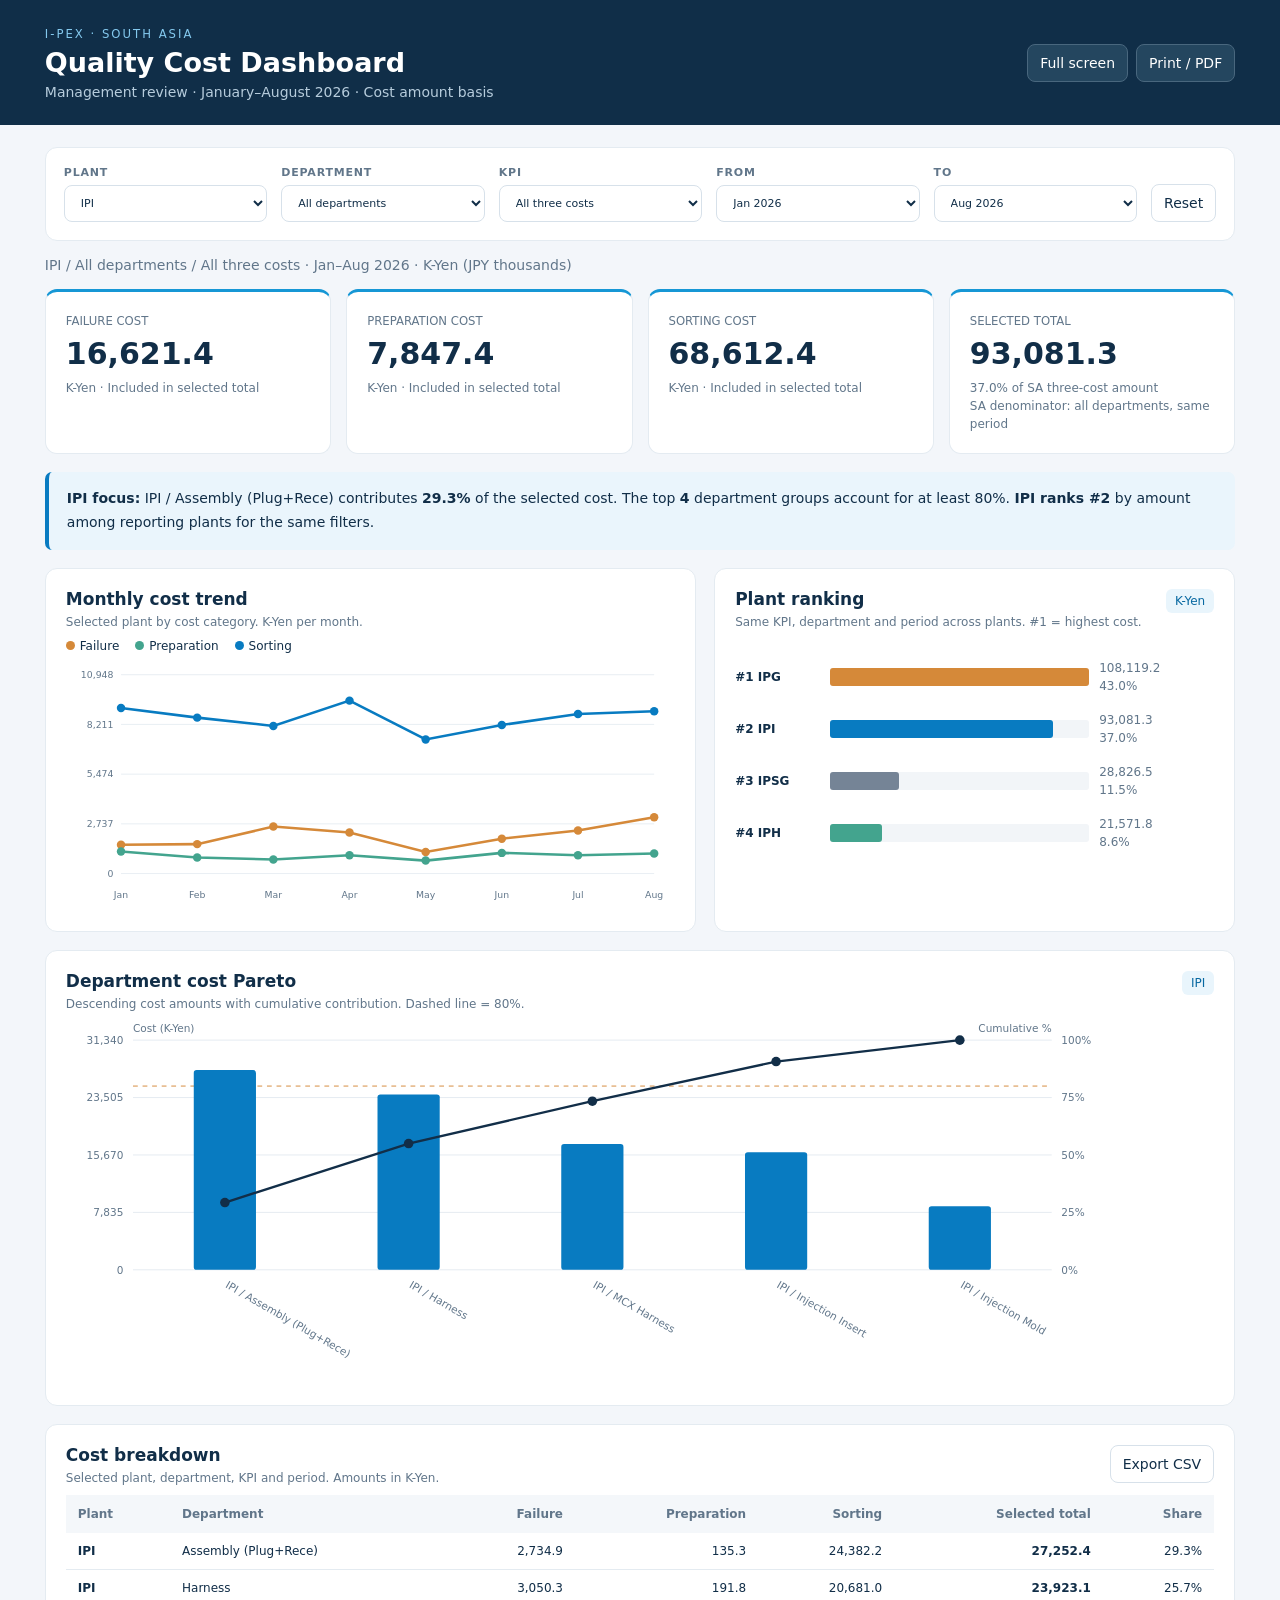
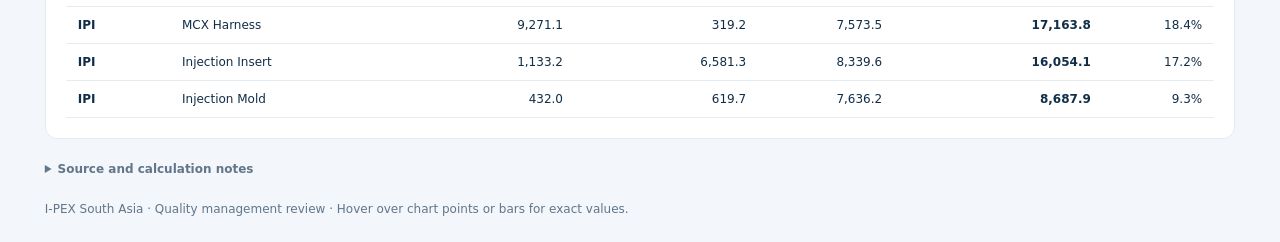
<file: pages/SA_Quality_Cost_Dashboard.html>
<!DOCTYPE html><html lang="en"><head><meta charset="utf-8"><meta name="viewport" content="width=device-width,initial-scale=1"><title>South Asia Quality Cost Dashboard</title><style>
:root{--blue:#087bc1;--navy:#112e48;--muted:#61768a;--line:#e4ebf1}*{box-sizing:border-box}body{margin:0;background:#f3f6fa;color:var(--navy);font:14px system-ui,Segoe UI,sans-serif}header{background:#102e48;color:white;padding:25px 3.5%;display:flex;justify-content:space-between;align-items:center}header small{letter-spacing:2px;color:#84c9ee}h1{font-size:27px;margin:6px 0}header p{color:#b6ccdc;margin:0}button,select{font:inherit;border:1px solid #d7e1ea;border-radius:8px;background:white;padding:10px 12px;color:var(--navy);cursor:pointer}button:hover{background:#eaf5fc}button:focus-visible,select:focus-visible{outline:3px solid #55b3e8}header button{background:#24465f;color:white;border-color:#49677e}main{max-width:1600px;margin:auto;padding:22px 3.5%}.filters{display:flex;gap:14px;flex-wrap:wrap;background:white;padding:18px;border-radius:12px;border:1px solid var(--line);align-items:end}label{display:grid;gap:6px;font-size:11px;text-transform:uppercase;letter-spacing:.8px;font-weight:700;color:var(--muted);flex:1}select{min-width:120px;text-transform:none;letter-spacing:0;font-weight:500}.scope{margin:16px 0;color:var(--muted)}.cards{display:grid;grid-template-columns:repeat(4,1fr);gap:15px}.card,.panel{background:white;border:1px solid var(--line);border-radius:12px;padding:20px}.card{border-top:3px solid #1697d5}.card small{color:var(--muted)}.value{font-size:30px;font-weight:750;margin:8px 0}.detail{font-size:12px;color:var(--muted);line-height:1.5}.grid{display:grid;grid-template-columns:1.25fr 1fr;gap:18px;margin-top:18px}.panel h2{font-size:17px;margin:0 0 6px}.panel p{margin:0 0 10px;font-size:12px;color:var(--muted)}.wide{grid-column:1/-1}.legend{display:flex;gap:16px;flex-wrap:wrap;font-size:12px;margin-bottom:9px}.dot{display:inline-block;width:9px;height:9px;border-radius:50%;margin-right:5px}svg{display:block;width:100%;height:auto;overflow:visible}svg text{font-family:system-ui,Segoe UI,sans-serif;font-size:11px;fill:#61768a}.bars{display:grid;gap:16px;margin-top:20px}.barline{display:grid;grid-template-columns:85px 1fr 115px;gap:10px;align-items:center}.bartrack{height:18px;background:#f2f5f8;border-radius:3px}.fill{height:100%;border-radius:3px}.barline strong{font-size:12px}.insight{background:#eaf5fc;border-left:4px solid var(--blue);padding:15px 18px;margin-top:18px;line-height:1.7;border-radius:7px}table{border-collapse:collapse;width:100%;font-size:12px}th{text-align:left;background:#f4f7fa;color:var(--muted);padding:12px;white-space:nowrap}td{padding:11px 12px;border-bottom:1px solid var(--line)}td.num,th.num{text-align:right;font-variant-numeric:tabular-nums}.scroll{overflow:auto;max-height:420px}.foot{color:var(--muted);font-size:12px;line-height:1.7;margin-top:20px}summary{cursor:pointer;font-weight:650}.empty{padding:55px 15px;text-align:center;color:var(--muted)}.tooltip{position:fixed;background:#112e48;color:white;padding:9px 13px;pointer-events:none;border-radius:7px;font-size:12px;z-index:20;display:none;box-shadow:0 4px 15px #0002}.toolbar{display:flex;gap:8px}.paneltitle{display:flex;justify-content:space-between;gap:10px;align-items:start}.badge{background:#e9f5fc;color:#0768a1;padding:5px 9px;border-radius:6px;font-size:12px;white-space:nowrap}@media(max-width:950px){.cards{grid-template-columns:repeat(2,1fr)}.grid{grid-template-columns:1fr}header{align-items:start;gap:15px}.toolbar{flex-wrap:wrap}.wide{grid-column:auto}}@media(max-width:550px){header{display:block}.toolbar{margin-top:15px}.cards{grid-template-columns:1fr 1fr}.value{font-size:23px}.filters label{flex-basis:40%}.barline{grid-template-columns:65px 1fr 95px}}@media print{@page{size:landscape;margin:10mm}body{background:white;font-size:11px}header{padding:12px;color:#112e48;background:white}header small,header p{color:#526477}.toolbar,.filters button,#export{display:none}main{padding:0}.filters{padding:8px}.cards{gap:8px}.card,.panel{padding:12px;break-inside:avoid}.grid{gap:10px;grid-template-columns:1.2fr 1fr}.scroll{max-height:none}.foot{font-size:10px}.value{font-size:24px}select{border:0;padding:0}.insight{margin:10px 0}}
</style></head><body><header><div><small>I-PEX · SOUTH ASIA</small><h1>Quality Cost Dashboard</h1><p>Management review · January–August 2026 · Cost amount basis</p></div><div class="toolbar"><button id="present">Full screen</button><button onclick="window.print()">Print / PDF</button></div></header><main><div class="filters"><label>Plant<select id="plant"><option value="All">All South Asia</option><option value="IPI">IPI</option><option>IPSG</option><option>IPG</option><option>IPH</option></select></label><label>Department<select id="dept"></select></label><label>KPI<select id="kpi"><option value="All">All three costs</option><option value="Failure">Failure Cost</option><option value="Preparation">Preparation Cost</option><option value="Sorting">Sorting Cost</option></select></label><label>From<select id="from"></select></label><label>To<select id="to"></select></label><button id="reset">Reset</button></div><div class="scope" id="scope"></div><section class="cards" id="cards"></section><div class="insight" id="insight"></div><div class="grid"><section class="panel"><h2>Monthly cost trend</h2><p id="trendNote"></p><div class="legend" id="legend"></div><div id="trend"></div></section><section class="panel"><div class="paneltitle"><div><h2>Plant ranking</h2><p>Same KPI, department and period across plants. #1 = highest cost.</p></div><span class="badge">K-Yen</span></div><div class="bars" id="ranking"></div></section><section class="panel wide"><div class="paneltitle"><div><h2>Department cost Pareto</h2><p>Descending cost amounts with cumulative contribution. Dashed line = 80%.</p></div><span class="badge" id="paretoScope"></span></div><div id="pareto"></div></section><section class="panel wide"><div class="paneltitle"><div><h2>Cost breakdown</h2><p>Selected plant, department, KPI and period. Amounts in K-Yen.</p></div><button id="export">Export CSV</button></div><div class="scroll"><table><thead><tr><th>Plant</th><th>Department</th><th class="num">Failure</th><th class="num">Preparation</th><th class="num">Sorting</th><th class="num">Selected total</th><th class="num">Share</th></tr></thead><tbody id="table"></tbody></table></div></section></div><details class="foot"><summary>Source and calculation notes</summary><p>Source: Copy of Aug-Quality cost reduction performance-SA_2026.xlsx · Each factory (data). Embedded snapshot: January–August 2026. Values are recalculated from monthly department cost amounts, not workbook average columns. 1 K-Yen = JPY 1,000. Customer claim cost is excluded. Department names follow source categories; similar labels across plants do not imply identical products or processes. Plant rankings compare absolute cost amounts and are not efficiency rankings. IPSG has no reported sorting cost; this is shown as N/R, not zero. Months after August are not available. The source summary has older year labels; this dashboard uses the 2026 factory detail headings. This version contains the supplied report snapshot; it does not import new Excel files.</p></details><div class="foot">I-PEX South Asia · Quality management review · Hover over chart points or bars for exact values.</div></main><div class="tooltip" id="tip"></div><script>
const DATA=[{"plant":"IPSG","department":"Stamping","kpi":"Failure","month":0,"amount":613.2654},{"plant":"IPSG","department":"Stamping","kpi":"Failure","month":1,"amount":414.3931},{"plant":"IPSG","department":"Stamping","kpi":"Failure","month":2,"amount":667.6175000000001},{"plant":"IPSG","department":"Stamping","kpi":"Failure","month":3,"amount":688.1732},{"plant":"IPSG","department":"Stamping","kpi":"Failure","month":4,"amount":723.0211999999999},{"plant":"IPSG","department":"Stamping","kpi":"Failure","month":5,"amount":618.1802},{"plant":"IPSG","department":"Stamping","kpi":"Failure","month":6,"amount":514.69},{"plant":"IPSG","department":"Stamping","kpi":"Failure","month":7,"amount":429.97900000000004},{"plant":"IPSG","department":"Plating","kpi":"Failure","month":0,"amount":1608.5706999999998},{"plant":"IPSG","department":"Plating","kpi":"Failure","month":1,"amount":924.77},{"plant":"IPSG","department":"Plating","kpi":"Failure","month":2,"amount":891.77},{"plant":"IPSG","department":"Plating","kpi":"Failure","month":3,"amount":1498.42},{"plant":"IPSG","department":"Plating","kpi":"Failure","month":4,"amount":1679.5218},{"plant":"IPSG","department":"Plating","kpi":"Failure","month":5,"amount":1639.671},{"plant":"IPSG","department":"Plating","kpi":"Failure","month":6,"amount":1756.0631},{"plant":"IPSG","department":"Plating","kpi":"Failure","month":7,"amount":1621.9049},{"plant":"IPSG","department":"Stamping","kpi":"Preparation","month":0,"amount":814.5984},{"plant":"IPSG","department":"Stamping","kpi":"Preparation","month":1,"amount":468.05660000000006},{"plant":"IPSG","department":"Stamping","kpi":"Preparation","month":2,"amount":889.0739},{"plant":"IPSG","department":"Stamping","kpi":"Preparation","month":3,"amount":981.035},{"plant":"IPSG","department":"Stamping","kpi":"Preparation","month":4,"amount":946.3762},{"plant":"IPSG","department":"Stamping","kpi":"Preparation","month":5,"amount":942.3997},{"plant":"IPSG","department":"Stamping","kpi":"Preparation","month":6,"amount":870.21},{"plant":"IPSG","department":"Stamping","kpi":"Preparation","month":7,"amount":988.6349},{"plant":"IPSG","department":"Plating","kpi":"Preparation","month":0,"amount":703.9592999999998},{"plant":"IPSG","department":"Plating","kpi":"Preparation","month":1,"amount":298.98},{"plant":"IPSG","department":"Plating","kpi":"Preparation","month":2,"amount":598.73},{"plant":"IPSG","department":"Plating","kpi":"Preparation","month":3,"amount":763.51},{"plant":"IPSG","department":"Plating","kpi":"Preparation","month":4,"amount":578.6351999999999},{"plant":"IPSG","department":"Plating","kpi":"Preparation","month":5,"amount":628.6918000000001},{"plant":"IPSG","department":"Plating","kpi":"Preparation","month":6,"amount":1154.4642999999999},{"plant":"IPSG","department":"Plating","kpi":"Preparation","month":7,"amount":909.1632000000001},{"plant":"IPI","department":"Injection Mold","kpi":"Failure","month":0,"amount":45.664458539816955},{"plant":"IPI","department":"Injection Mold","kpi":"Failure","month":1,"amount":63.96625442535901},{"plant":"IPI","department":"Injection Mold","kpi":"Failure","month":2,"amount":41.63489433995638},{"plant":"IPI","department":"Injection Mold","kpi":"Failure","month":3,"amount":18.175721305218175},{"plant":"IPI","department":"Injection Mold","kpi":"Failure","month":4,"amount":45.05189745364832},{"plant":"IPI","department":"Injection Mold","kpi":"Failure","month":5,"amount":44.67224345493744},{"plant":"IPI","department":"Injection Mold","kpi":"Failure","month":6,"amount":140.58},{"plant":"IPI","department":"Injection Mold","kpi":"Failure","month":7,"amount":32.21760855929051},{"plant":"IPI","department":"Injection Insert","kpi":"Failure","month":0,"amount":184.38042797880328},{"plant":"IPI","department":"Injection Insert","kpi":"Failure","month":1,"amount":116.38961826872871},{"plant":"IPI","department":"Injection Insert","kpi":"Failure","month":2,"amount":153.4246583439913},{"plant":"IPI","department":"Injection Insert","kpi":"Failure","month":3,"amount":222.9902228262954},{"plant":"IPI","department":"Injection Insert","kpi":"Failure","month":4,"amount":54.0666414736817},{"plant":"IPI","department":"Injection Insert","kpi":"Failure","month":5,"amount":110.65331638450625},{"plant":"IPI","department":"Injection Insert","kpi":"Failure","month":6,"amount":195.55216891959245},{"plant":"IPI","department":"Injection Insert","kpi":"Failure","month":7,"amount":95.7169837160747},{"plant":"IPI","department":"Assembly (Plug+Rece)","kpi":"Failure","month":0,"amount":448.3448166999999},{"plant":"IPI","department":"Assembly (Plug+Rece)","kpi":"Failure","month":1,"amount":343.6062124},{"plant":"IPI","department":"Assembly (Plug+Rece)","kpi":"Failure","month":2,"amount":616.199190849828},{"plant":"IPI","department":"Assembly (Plug+Rece)","kpi":"Failure","month":3,"amount":351.33823376431644},{"plant":"IPI","department":"Assembly (Plug+Rece)","kpi":"Failure","month":4,"amount":262.0456619000001},{"plant":"IPI","department":"Assembly (Plug+Rece)","kpi":"Failure","month":5,"amount":248.90906259999997},{"plant":"IPI","department":"Assembly (Plug+Rece)","kpi":"Failure","month":6,"amount":251.65388456891662},{"plant":"IPI","department":"Assembly (Plug+Rece)","kpi":"Failure","month":7,"amount":212.8378384},{"plant":"IPI","department":"Harness","kpi":"Failure","month":0,"amount":456.8059551},{"plant":"IPI","department":"Harness","kpi":"Failure","month":1,"amount":494.3156064},{"plant":"IPI","department":"Harness","kpi":"Failure","month":2,"amount":425.7964546000001},{"plant":"IPI","department":"Harness","kpi":"Failure","month":3,"amount":408.6574568999998},{"plant":"IPI","department":"Harness","kpi":"Failure","month":4,"amount":326.4852976000001},{"plant":"IPI","department":"Harness","kpi":"Failure","month":5,"amount":265.16120078301884},{"plant":"IPI","department":"Harness","kpi":"Failure","month":6,"amount":349.7203941},{"plant":"IPI","department":"Harness","kpi":"Failure","month":7,"amount":323.3507904},{"plant":"IPI","department":"MCX Harness","kpi":"Failure","month":0,"amount":448.7860091},{"plant":"IPI","department":"MCX Harness","kpi":"Failure","month":1,"amount":602.0654398},{"plant":"IPI","department":"MCX Harness","kpi":"Failure","month":2,"amount":1347.926404},{"plant":"IPI","department":"MCX Harness","kpi":"Failure","month":3,"amount":1264.5094725999998},{"plant":"IPI","department":"MCX Harness","kpi":"Failure","month":4,"amount":496.69726479999997},{"plant":"IPI","department":"MCX Harness","kpi":"Failure","month":5,"amount":1252.0563264},{"plant":"IPI","department":"MCX Harness","kpi":"Failure","month":6,"amount":1428.9112046},{"plant":"IPI","department":"MCX Harness","kpi":"Failure","month":7,"amount":2430.126095100001},{"plant":"IPI","department":"Injection Mold","kpi":"Preparation","month":0,"amount":64.18932891356522},{"plant":"IPI","department":"Injection Mold","kpi":"Preparation","month":1,"amount":84.89985281921167},{"plant":"IPI","department":"Injection Mold","kpi":"Preparation","month":2,"amount":68.7773427832163},{"plant":"IPI","department":"Injection Mold","kpi":"Preparation","month":3,"amount":89.50005304822508},{"plant":"IPI","department":"Injection Mold","kpi":"Preparation","month":4,"amount":68.90166793758081},{"plant":"IPI","department":"Injection Mold","kpi":"Preparation","month":5,"amount":89.31436843019227},{"plant":"IPI","department":"Injection Mold","kpi":"Preparation","month":6,"amount":77.33},{"plant":"IPI","department":"Injection Mold","kpi":"Preparation","month":7,"amount":76.79088242792385},{"plant":"IPI","department":"Injection Insert","kpi":"Preparation","month":0,"amount":1025.1927296876852},{"plant":"IPI","department":"Injection Insert","kpi":"Preparation","month":1,"amount":751.2566573698875},{"plant":"IPI","department":"Injection Insert","kpi":"Preparation","month":2,"amount":633.2021357247797},{"plant":"IPI","department":"Injection Insert","kpi":"Preparation","month":3,"amount":863.717938391369},{"plant":"IPI","department":"Injection Insert","kpi":"Preparation","month":4,"amount":595.6938498380109},{"plant":"IPI","department":"Injection Insert","kpi":"Preparation","month":5,"amount":1012.2081632933557},{"plant":"IPI","department":"Injection Insert","kpi":"Preparation","month":6,"amount":843.9420441236701},{"plant":"IPI","department":"Injection Insert","kpi":"Preparation","month":7,"amount":856.1013639053967},{"plant":"IPI","department":"Assembly (Plug+Rece)","kpi":"Preparation","month":0,"amount":13.203115200000003},{"plant":"IPI","department":"Assembly (Plug+Rece)","kpi":"Preparation","month":1,"amount":13.2491964},{"plant":"IPI","department":"Assembly (Plug+Rece)","kpi":"Preparation","month":2,"amount":17.52238717738608},{"plant":"IPI","department":"Assembly (Plug+Rece)","kpi":"Preparation","month":3,"amount":22.44485698869304},{"plant":"IPI","department":"Assembly (Plug+Rece)","kpi":"Preparation","month":4,"amount":15.355472000000004},{"plant":"IPI","department":"Assembly (Plug+Rece)","kpi":"Preparation","month":5,"amount":17.798793100000005},{"plant":"IPI","department":"Assembly (Plug+Rece)","kpi":"Preparation","month":6,"amount":17.566449062897682},{"plant":"IPI","department":"Assembly (Plug+Rece)","kpi":"Preparation","month":7,"amount":18.1510681},{"plant":"IPI","department":"Harness","kpi":"Preparation","month":0,"amount":77.55804979999999},{"plant":"IPI","department":"Harness","kpi":"Preparation","month":1,"amount":11.297832699999999},{"plant":"IPI","department":"Harness","kpi":"Preparation","month":2,"amount":8.4214801},{"plant":"IPI","department":"Harness","kpi":"Preparation","month":3,"amount":4.8784526999999995},{"plant":"IPI","department":"Harness","kpi":"Preparation","month":4,"amount":3.4428966},{"plant":"IPI","department":"Harness","kpi":"Preparation","month":5,"amount":4.7224507000000004},{"plant":"IPI","department":"Harness","kpi":"Preparation","month":6,"amount":29.288308499999996},{"plant":"IPI","department":"Harness","kpi":"Preparation","month":7,"amount":52.223496600000004},{"plant":"IPI","department":"MCX Harness","kpi":"Preparation","month":0,"amount":34.6513376},{"plant":"IPI","department":"MCX Harness","kpi":"Preparation","month":1,"amount":27.489976799999997},{"plant":"IPI","department":"MCX Harness","kpi":"Preparation","month":2,"amount":43.5753857},{"plant":"IPI","department":"MCX Harness","kpi":"Preparation","month":3,"amount":27.600182500000003},{"plant":"IPI","department":"MCX Harness","kpi":"Preparation","month":4,"amount":29.7539649},{"plant":"IPI","department":"MCX Harness","kpi":"Preparation","month":5,"amount":13.7555803},{"plant":"IPI","department":"MCX Harness","kpi":"Preparation","month":6,"amount":44.440827199999994},{"plant":"IPI","department":"MCX Harness","kpi":"Preparation","month":7,"amount":97.95732650000002},{"plant":"IPI","department":"Injection Mold","kpi":"Sorting","month":0,"amount":953.2344092699999},{"plant":"IPI","department":"Injection Mold","kpi":"Sorting","month":1,"amount":1007.8220573850002},{"plant":"IPI","department":"Injection Mold","kpi":"Sorting","month":2,"amount":724.633134225},{"plant":"IPI","department":"Injection Mold","kpi":"Sorting","month":3,"amount":973.6194446549997},{"plant":"IPI","department":"Injection Mold","kpi":"Sorting","month":4,"amount":917.0610230174252},{"plant":"IPI","department":"Injection Mold","kpi":"Sorting","month":5,"amount":975.752295375},{"plant":"IPI","department":"Injection Mold","kpi":"Sorting","month":6,"amount":981.815519685},{"plant":"IPI","department":"Injection Mold","kpi":"Sorting","month":7,"amount":1102.2710791950003},{"plant":"IPI","department":"Injection Insert","kpi":"Sorting","month":0,"amount":1240.739678035},{"plant":"IPI","department":"Injection Insert","kpi":"Sorting","month":1,"amount":975.4611259250001},{"plant":"IPI","department":"Injection Insert","kpi":"Sorting","month":2,"amount":990.7215789900002},{"plant":"IPI","department":"Injection Insert","kpi":"Sorting","month":3,"amount":1118.1531997350003},{"plant":"IPI","department":"Injection Insert","kpi":"Sorting","month":4,"amount":1017.5916894000001},{"plant":"IPI","department":"Injection Insert","kpi":"Sorting","month":5,"amount":1077.3462843000002},{"plant":"IPI","department":"Injection Insert","kpi":"Sorting","month":6,"amount":977.8077309000003},{"plant":"IPI","department":"Injection Insert","kpi":"Sorting","month":7,"amount":941.77861635},{"plant":"IPI","department":"Assembly (Plug+Rece)","kpi":"Sorting","month":0,"amount":3488.7074297986655},{"plant":"IPI","department":"Assembly (Plug+Rece)","kpi":"Sorting","month":1,"amount":3158.0045788259995},{"plant":"IPI","department":"Assembly (Plug+Rece)","kpi":"Sorting","month":2,"amount":3020.8221854920002},{"plant":"IPI","department":"Assembly (Plug+Rece)","kpi":"Sorting","month":3,"amount":3519.9955998796663},{"plant":"IPI","department":"Assembly (Plug+Rece)","kpi":"Sorting","month":4,"amount":2653.5861314393815},{"plant":"IPI","department":"Assembly (Plug+Rece)","kpi":"Sorting","month":5,"amount":2787.2617708827775},{"plant":"IPI","department":"Assembly (Plug+Rece)","kpi":"Sorting","month":6,"amount":2896.4853132916664},{"plant":"IPI","department":"Assembly (Plug+Rece)","kpi":"Sorting","month":7,"amount":2857.287120873333},{"plant":"IPI","department":"Harness","kpi":"Sorting","month":0,"amount":2878.5795870000006},{"plant":"IPI","department":"Harness","kpi":"Sorting","month":1,"amount":2878.5795870000006},{"plant":"IPI","department":"Harness","kpi":"Sorting","month":2,"amount":2639.5109685333364},{"plant":"IPI","department":"Harness","kpi":"Sorting","month":3,"amount":3042.0847464000094},{"plant":"IPI","department":"Harness","kpi":"Sorting","month":4,"amount":2182.392904699994},{"plant":"IPI","department":"Harness","kpi":"Sorting","month":5,"amount":1955.1406541},{"plant":"IPI","department":"Harness","kpi":"Sorting","month":6,"amount":2365.8871359666537},{"plant":"IPI","department":"Harness","kpi":"Sorting","month":7,"amount":2738.792295666658},{"plant":"IPI","department":"MCX Harness","kpi":"Sorting","month":0,"amount":551.393562225},{"plant":"IPI","department":"MCX Harness","kpi":"Sorting","month":1,"amount":564.70560135},{"plant":"IPI","department":"MCX Harness","kpi":"Sorting","month":2,"amount":749.3342777249999},{"plant":"IPI","department":"MCX Harness","kpi":"Sorting","month":3,"amount":865.889475},{"plant":"IPI","department":"MCX Harness","kpi":"Sorting","month":4,"amount":612.183858825},{"plant":"IPI","department":"MCX Harness","kpi":"Sorting","month":5,"amount":1382.88213855},{"plant":"IPI","department":"MCX Harness","kpi":"Sorting","month":6,"amount":1556.4970245},{"plant":"IPI","department":"MCX Harness","kpi":"Sorting","month":7,"amount":1290.636585975},{"plant":"IPG","department":"Injection Mold","kpi":"Failure","month":0,"amount":33.16797},{"plant":"IPG","department":"Injection Mold","kpi":"Failure","month":1,"amount":33.462},{"plant":"IPG","department":"Injection Mold","kpi":"Failure","month":2,"amount":16.698},{"plant":"IPG","department":"Injection Mold","kpi":"Failure","month":3,"amount":15.378},{"plant":"IPG","department":"Injection Mold","kpi":"Failure","month":4,"amount":8.217},{"plant":"IPG","department":"Injection Mold","kpi":"Failure","month":5,"amount":42.272999999999996},{"plant":"IPG","department":"Injection Mold","kpi":"Failure","month":6,"amount":9.493770000000001},{"plant":"IPG","department":"Injection Mold","kpi":"Failure","month":7,"amount":32.736000000000004},{"plant":"IPG","department":"Injection MIS","kpi":"Failure","month":0,"amount":1295.83311},{"plant":"IPG","department":"Injection MIS","kpi":"Failure","month":1,"amount":671.04774},{"plant":"IPG","department":"Injection MIS","kpi":"Failure","month":2,"amount":489.5398200000001},{"plant":"IPG","department":"Injection MIS","kpi":"Failure","month":3,"amount":2527.536},{"plant":"IPG","department":"Injection MIS","kpi":"Failure","month":4,"amount":1444.179},{"plant":"IPG","department":"Injection MIS","kpi":"Failure","month":5,"amount":1396.824},{"plant":"IPG","department":"Injection MIS","kpi":"Failure","month":6,"amount":1582.2640986899999},{"plant":"IPG","department":"Injection MIS","kpi":"Failure","month":7,"amount":1068.771},{"plant":"IPG","department":"Assembly","kpi":"Failure","month":0,"amount":1954.1636400000002},{"plant":"IPG","department":"Assembly","kpi":"Failure","month":1,"amount":1959.04368},{"plant":"IPG","department":"Assembly","kpi":"Failure","month":2,"amount":2606.967},{"plant":"IPG","department":"Assembly","kpi":"Failure","month":3,"amount":2626.239},{"plant":"IPG","department":"Assembly","kpi":"Failure","month":4,"amount":2085.732},{"plant":"IPG","department":"Assembly","kpi":"Failure","month":5,"amount":1596.441},{"plant":"IPG","department":"Assembly","kpi":"Failure","month":6,"amount":3270.66742893},{"plant":"IPG","department":"Assembly","kpi":"Failure","month":7,"amount":1358.346},{"plant":"IPG","department":"Harness","kpi":"Failure","month":0,"amount":2.6335173136359997},{"plant":"IPG","department":"Harness","kpi":"Failure","month":1,"amount":1.9521909000000004},{"plant":"IPG","department":"Harness","kpi":"Failure","month":2,"amount":2.277},{"plant":"IPG","department":"Harness","kpi":"Failure","month":3,"amount":18.744},{"plant":"IPG","department":"Harness","kpi":"Failure","month":4,"amount":12.804},{"plant":"IPG","department":"Harness","kpi":"Failure","month":5,"amount":4.554},{"plant":"IPG","department":"Harness","kpi":"Failure","month":6,"amount":8.381007374446668},{"plant":"IPG","department":"Harness","kpi":"Failure","month":7,"amount":0.363},{"plant":"IPG","department":"MCD Molding","kpi":"Failure","month":0,"amount":23.661},{"plant":"IPG","department":"MCD Molding","kpi":"Failure","month":1,"amount":63.096000000000004},{"plant":"IPG","department":"MCD Molding","kpi":"Failure","month":2,"amount":1.452},{"plant":"IPG","department":"MCD Molding","kpi":"Failure","month":3,"amount":19.107},{"plant":"IPG","department":"MCD Molding","kpi":"Failure","month":4,"amount":100.38600000000001},{"plant":"IPG","department":"MCD Molding","kpi":"Failure","month":5,"amount":39.6},{"plant":"IPG","department":"MCD Molding","kpi":"Failure","month":6,"amount":22.83401406},{"plant":"IPG","department":"MCD Molding","kpi":"Failure","month":7,"amount":3.1350000000000002},{"plant":"IPG","department":"MCD Assembly","kpi":"Failure","month":0,"amount":483.33412050000004},{"plant":"IPG","department":"MCD Assembly","kpi":"Failure","month":1,"amount":353.4071442},{"plant":"IPG","department":"MCD Assembly","kpi":"Failure","month":2,"amount":194.37},{"plant":"IPG","department":"MCD Assembly","kpi":"Failure","month":3,"amount":235.95},{"plant":"IPG","department":"MCD Assembly","kpi":"Failure","month":4,"amount":357.39000000000004},{"plant":"IPG","department":"MCD Assembly","kpi":"Failure","month":5,"amount":387.717},{"plant":"IPG","department":"MCD Assembly","kpi":"Failure","month":6,"amount":481.41761513999995},{"plant":"IPG","department":"MCD Assembly","kpi":"Failure","month":7,"amount":365.97},{"plant":"IPG","department":"Injection Mold","kpi":"Preparation","month":0,"amount":27.024724980000002},{"plant":"IPG","department":"Injection Mold","kpi":"Preparation","month":1,"amount":52.668},{"plant":"IPG","department":"Injection Mold","kpi":"Preparation","month":2,"amount":33.891},{"plant":"IPG","department":"Injection Mold","kpi":"Preparation","month":3,"amount":67.419},{"plant":"IPG","department":"Injection Mold","kpi":"Preparation","month":4,"amount":53.097},{"plant":"IPG","department":"Injection Mold","kpi":"Preparation","month":5,"amount":41.745000000000005},{"plant":"IPG","department":"Injection Mold","kpi":"Preparation","month":6,"amount":41.586600000000004},{"plant":"IPG","department":"Injection Mold","kpi":"Preparation","month":7,"amount":26.697000000000003},{"plant":"IPG","department":"Injection MIS","kpi":"Preparation","month":0,"amount":843.48615912},{"plant":"IPG","department":"Injection MIS","kpi":"Preparation","month":1,"amount":699.9378952499999},{"plant":"IPG","department":"Injection MIS","kpi":"Preparation","month":2,"amount":790.56978},{"plant":"IPG","department":"Injection MIS","kpi":"Preparation","month":3,"amount":684.75},{"plant":"IPG","department":"Injection MIS","kpi":"Preparation","month":4,"amount":1139.919},{"plant":"IPG","department":"Injection MIS","kpi":"Preparation","month":5,"amount":1220.8020000000001},{"plant":"IPG","department":"Injection MIS","kpi":"Preparation","month":6,"amount":1408.35870087},{"plant":"IPG","department":"Injection MIS","kpi":"Preparation","month":7,"amount":1111.605},{"plant":"IPG","department":"Assembly","kpi":"Preparation","month":0,"amount":214.31414565000006},{"plant":"IPG","department":"Assembly","kpi":"Preparation","month":1,"amount":102.62843579999999},{"plant":"IPG","department":"Assembly","kpi":"Preparation","month":2,"amount":124.41000000000001},{"plant":"IPG","department":"Assembly","kpi":"Preparation","month":3,"amount":130.845},{"plant":"IPG","department":"Assembly","kpi":"Preparation","month":4,"amount":129.261},{"plant":"IPG","department":"Assembly","kpi":"Preparation","month":5,"amount":82.36800000000001},{"plant":"IPG","department":"Assembly","kpi":"Preparation","month":6,"amount":125.15668209},{"plant":"IPG","department":"Assembly","kpi":"Preparation","month":7,"amount":125.92800000000001},{"plant":"IPG","department":"Harness","kpi":"Preparation","month":0,"amount":0.23046872450506667},{"plant":"IPG","department":"Harness","kpi":"Preparation","month":1,"amount":0.0},{"plant":"IPG","department":"Harness","kpi":"Preparation","month":2,"amount":1.056},{"plant":"IPG","department":"Harness","kpi":"Preparation","month":3,"amount":2.31},{"plant":"IPG","department":"Harness","kpi":"Preparation","month":4,"amount":0.33},{"plant":"IPG","department":"Harness","kpi":"Preparation","month":5,"amount":0.198},{"plant":"IPG","department":"Harness","kpi":"Preparation","month":6,"amount":0.0},{"plant":"IPG","department":"Harness","kpi":"Preparation","month":7,"amount":0.0},{"plant":"IPG","department":"MCD Molding","kpi":"Preparation","month":0,"amount":23.133000000000003},{"plant":"IPG","department":"MCD Molding","kpi":"Preparation","month":1,"amount":23.77024452},{"plant":"IPG","department":"MCD Molding","kpi":"Preparation","month":2,"amount":20.262},{"plant":"IPG","department":"MCD Molding","kpi":"Preparation","month":3,"amount":33.88011},{"plant":"IPG","department":"MCD Molding","kpi":"Preparation","month":4,"amount":37.653},{"plant":"IPG","department":"MCD Molding","kpi":"Preparation","month":5,"amount":46.629000000000005},{"plant":"IPG","department":"MCD Molding","kpi":"Preparation","month":6,"amount":22.063351200000003},{"plant":"IPG","department":"MCD Molding","kpi":"Preparation","month":7,"amount":31.119},{"plant":"IPG","department":"MCD Assembly","kpi":"Preparation","month":0,"amount":73.3354446},{"plant":"IPG","department":"MCD Assembly","kpi":"Preparation","month":1,"amount":141.89983698},{"plant":"IPG","department":"MCD Assembly","kpi":"Preparation","month":2,"amount":102.003},{"plant":"IPG","department":"MCD Assembly","kpi":"Preparation","month":3,"amount":169.851},{"plant":"IPG","department":"MCD Assembly","kpi":"Preparation","month":4,"amount":82.929},{"plant":"IPG","department":"MCD Assembly","kpi":"Preparation","month":5,"amount":177.243},{"plant":"IPG","department":"MCD Assembly","kpi":"Preparation","month":6,"amount":127.11398667},{"plant":"IPG","department":"MCD Assembly","kpi":"Preparation","month":7,"amount":113.718},{"plant":"IPG","department":"Injection Mold","kpi":"Sorting","month":0,"amount":567.7569018},{"plant":"IPG","department":"Injection Mold","kpi":"Sorting","month":1,"amount":403.4604519},{"plant":"IPG","department":"Injection Mold","kpi":"Sorting","month":2,"amount":287.99045682},{"plant":"IPG","department":"Injection Mold","kpi":"Sorting","month":3,"amount":313.5615417},{"plant":"IPG","department":"Injection Mold","kpi":"Sorting","month":4,"amount":559.2153302999999},{"plant":"IPG","department":"Injection Mold","kpi":"Sorting","month":5,"amount":476.8818119999999},{"plant":"IPG","department":"Injection Mold","kpi":"Sorting","month":6,"amount":580.5918558000001},{"plant":"IPG","department":"Injection Mold","kpi":"Sorting","month":7,"amount":905.225805},{"plant":"IPG","department":"Injection MIS","kpi":"Sorting","month":0,"amount":3546.8039574000004},{"plant":"IPG","department":"Injection MIS","kpi":"Sorting","month":1,"amount":3408.4666539000004},{"plant":"IPG","department":"Injection MIS","kpi":"Sorting","month":2,"amount":3059.0606409},{"plant":"IPG","department":"Injection MIS","kpi":"Sorting","month":3,"amount":3469.9207752000007},{"plant":"IPG","department":"Injection MIS","kpi":"Sorting","month":4,"amount":3689.2990629},{"plant":"IPG","department":"Injection MIS","kpi":"Sorting","month":5,"amount":4238.0234754},{"plant":"IPG","department":"Injection MIS","kpi":"Sorting","month":6,"amount":3782.0059959},{"plant":"IPG","department":"Injection MIS","kpi":"Sorting","month":7,"amount":2647.5436944000007},{"plant":"IPG","department":"Assembly","kpi":"Sorting","month":0,"amount":1175.90226297775},{"plant":"IPG","department":"Assembly","kpi":"Sorting","month":1,"amount":1481.6750256},{"plant":"IPG","department":"Assembly","kpi":"Sorting","month":2,"amount":1751.37203354575},{"plant":"IPG","department":"Assembly","kpi":"Sorting","month":3,"amount":2415.03812136125},{"plant":"IPG","department":"Assembly","kpi":"Sorting","month":4,"amount":2209.3485414},{"plant":"IPG","department":"Assembly","kpi":"Sorting","month":5,"amount":2327.0478833525003},{"plant":"IPG","department":"Assembly","kpi":"Sorting","month":6,"amount":2051.96187532875},{"plant":"IPG","department":"Assembly","kpi":"Sorting","month":7,"amount":1981.91168019075},{"plant":"IPG","department":"Harness","kpi":"Sorting","month":0,"amount":13.43265},{"plant":"IPG","department":"Harness","kpi":"Sorting","month":1,"amount":10.746120000000001},{"plant":"IPG","department":"Harness","kpi":"Sorting","month":2,"amount":7.522284},{"plant":"IPG","department":"Harness","kpi":"Sorting","month":3,"amount":72.53631000000001},{"plant":"IPG","department":"Harness","kpi":"Sorting","month":4,"amount":37.61142},{"plant":"IPG","department":"Harness","kpi":"Sorting","month":5,"amount":34.92489},{"plant":"IPG","department":"Harness","kpi":"Sorting","month":6,"amount":32.23836},{"plant":"IPG","department":"Harness","kpi":"Sorting","month":7,"amount":24.17877},{"plant":"IPG","department":"MCD Molding","kpi":"Sorting","month":0,"amount":713.6488425},{"plant":"IPG","department":"MCD Molding","kpi":"Sorting","month":1,"amount":412.87352699999997},{"plant":"IPG","department":"MCD Molding","kpi":"Sorting","month":2,"amount":315.1402884000001},{"plant":"IPG","department":"MCD Molding","kpi":"Sorting","month":3,"amount":573.8651765},{"plant":"IPG","department":"MCD Molding","kpi":"Sorting","month":4,"amount":1101.2293875},{"plant":"IPG","department":"MCD Molding","kpi":"Sorting","month":5,"amount":895.8128849999998},{"plant":"IPG","department":"MCD Molding","kpi":"Sorting","month":6,"amount":598.3237589999999},{"plant":"IPG","department":"MCD Molding","kpi":"Sorting","month":7,"amount":889.0744170000002},{"plant":"IPG","department":"MCD Assembly","kpi":"Sorting","month":0,"amount":1754.0827656},{"plant":"IPG","department":"MCD Assembly","kpi":"Sorting","month":1,"amount":1524.3301127999998},{"plant":"IPG","department":"MCD Assembly","kpi":"Sorting","month":2,"amount":1239.0963815999996},{"plant":"IPG","department":"MCD Assembly","kpi":"Sorting","month":3,"amount":1396.2184315199997},{"plant":"IPG","department":"MCD Assembly","kpi":"Sorting","month":4,"amount":1623.8569775999997},{"plant":"IPG","department":"MCD Assembly","kpi":"Sorting","month":5,"amount":2293.3506552},{"plant":"IPG","department":"MCD Assembly","kpi":"Sorting","month":6,"amount":2004.4189439999993},{"plant":"IPG","department":"MCD Assembly","kpi":"Sorting","month":7,"amount":1401.8871503999999},{"plant":"IPH","department":"MCD Molding","kpi":"Failure","month":0,"amount":24.422829292666666},{"plant":"IPH","department":"MCD Molding","kpi":"Failure","month":1,"amount":24.069999999999997},{"plant":"IPH","department":"MCD Molding","kpi":"Failure","month":2,"amount":15.345560365999999},{"plant":"IPH","department":"MCD Molding","kpi":"Failure","month":3,"amount":4.224395760666666},{"plant":"IPH","department":"MCD Molding","kpi":"Failure","month":4,"amount":15.494508735333286},{"plant":"IPH","department":"MCD Molding","kpi":"Failure","month":5,"amount":10.987350770499997},{"plant":"IPH","department":"MCD Molding","kpi":"Failure","month":6,"amount":2.8761403079999996},{"plant":"IPH","department":"MCD Molding","kpi":"Failure","month":7,"amount":3.653577440999999},{"plant":"IPH","department":"MCD Assembly","kpi":"Failure","month":0,"amount":0.0},{"plant":"IPH","department":"MCD Assembly","kpi":"Failure","month":1,"amount":0.0},{"plant":"IPH","department":"MCD Assembly","kpi":"Failure","month":2,"amount":0.7057294999999999},{"plant":"IPH","department":"MCD Assembly","kpi":"Failure","month":3,"amount":0.034881199999999994},{"plant":"IPH","department":"MCD Assembly","kpi":"Failure","month":4,"amount":0.1469169},{"plant":"IPH","department":"MCD Assembly","kpi":"Failure","month":5,"amount":0.0245195},{"plant":"IPH","department":"MCD Assembly","kpi":"Failure","month":6,"amount":0.2206755},{"plant":"IPH","department":"MCD Assembly","kpi":"Failure","month":7,"amount":66.10457199999999},{"plant":"IPH","department":"MCD Molding","kpi":"Preparation","month":0,"amount":437.5770079331906},{"plant":"IPH","department":"MCD Molding","kpi":"Preparation","month":1,"amount":313.48999999999995},{"plant":"IPH","department":"MCD Molding","kpi":"Preparation","month":2,"amount":362.5110615397377},{"plant":"IPH","department":"MCD Molding","kpi":"Preparation","month":3,"amount":294.7644500579761},{"plant":"IPH","department":"MCD Molding","kpi":"Preparation","month":4,"amount":286.48990424949994},{"plant":"IPH","department":"MCD Molding","kpi":"Preparation","month":5,"amount":356.00180004273807},{"plant":"IPH","department":"MCD Molding","kpi":"Preparation","month":6,"amount":450.3619298434047},{"plant":"IPH","department":"MCD Molding","kpi":"Preparation","month":7,"amount":553.399103330381},{"plant":"IPH","department":"MCD Assembly","kpi":"Preparation","month":0,"amount":12.6352304},{"plant":"IPH","department":"MCD Assembly","kpi":"Preparation","month":1,"amount":11.165},{"plant":"IPH","department":"MCD Assembly","kpi":"Preparation","month":2,"amount":10.6702716},{"plant":"IPH","department":"MCD Assembly","kpi":"Preparation","month":3,"amount":11.466808799999999},{"plant":"IPH","department":"MCD Assembly","kpi":"Preparation","month":4,"amount":9.8478229},{"plant":"IPH","department":"MCD Assembly","kpi":"Preparation","month":5,"amount":11.463427399999997},{"plant":"IPH","department":"MCD Assembly","kpi":"Preparation","month":6,"amount":13.237856199999998},{"plant":"IPH","department":"MCD Assembly","kpi":"Preparation","month":7,"amount":12.115248799999998},{"plant":"IPH","department":"MCD Molding","kpi":"Sorting","month":0,"amount":2410.8050320000007},{"plant":"IPH","department":"MCD Molding","kpi":"Sorting","month":1,"amount":1372.5223689500003},{"plant":"IPH","department":"MCD Molding","kpi":"Sorting","month":2,"amount":1989.9131165025},{"plant":"IPH","department":"MCD Molding","kpi":"Sorting","month":3,"amount":1438.4709775000001},{"plant":"IPH","department":"MCD Molding","kpi":"Sorting","month":4,"amount":1716.195763012361},{"plant":"IPH","department":"MCD Molding","kpi":"Sorting","month":5,"amount":3205.7244351},{"plant":"IPH","department":"MCD Molding","kpi":"Sorting","month":6,"amount":2638.1448769999997},{"plant":"IPH","department":"MCD Molding","kpi":"Sorting","month":7,"amount":3090.525098999999},{"plant":"IPH","department":"MCD Assembly","kpi":"Sorting","month":0,"amount":65.78807910184184},{"plant":"IPH","department":"MCD Assembly","kpi":"Sorting","month":1,"amount":86.762722},{"plant":"IPH","department":"MCD Assembly","kpi":"Sorting","month":2,"amount":41.306237},{"plant":"IPH","department":"MCD Assembly","kpi":"Sorting","month":3,"amount":34.490193},{"plant":"IPH","department":"MCD Assembly","kpi":"Sorting","month":4,"amount":36.040707000000005},{"plant":"IPH","department":"MCD Assembly","kpi":"Sorting","month":5,"amount":52.027711000000004},{"plant":"IPH","department":"MCD Assembly","kpi":"Sorting","month":6,"amount":42.316597},{"plant":"IPH","department":"MCD Assembly","kpi":"Sorting","month":7,"amount":35.259620999999996}];
const MONTHS=['Jan','Feb','Mar','Apr','May','Jun','Jul','Aug'],PLANTS=['IPI','IPSG','IPG','IPH'],KPIS=['Failure','Preparation','Sorting'];
const COLORS={IPI:'#087bc1',IPSG:'#758496',IPG:'#d58939',IPH:'#43a48e',Failure:'#d58939',Preparation:'#43a48e',Sorting:'#087bc1'};
const $=id=>document.getElementById(id),fmt=n=>n.toLocaleString('en-US',{maximumFractionDigits:1,minimumFractionDigits:1}),pct=n=>(n*100).toFixed(1)+'%',sum=a=>a.reduce((t,r)=>t+r.amount,0),esc=s=>String(s).replace(/[&<>"']/g,c=>({'&':'&amp;','<':'&lt;','>':'&gt;','"':'&quot;',"'":'&#39;'}[c]));
let shown=[];
for(const id of ['from','to'])$(id).innerHTML=MONTHS.map((m,i)=>`<option value="${i}">${m} 2026</option>`).join('');
function departments(){let old=$('dept').value,p=$('plant').value;let ds=[...new Set(DATA.filter(r=>p==='All'||r.plant===p).map(r=>r.department))].sort();$('dept').innerHTML='<option value="All">All departments</option>'+ds.map(d=>`<option>${esc(d)}</option>`).join('');if(ds.includes(old))$('dept').value=old;}
function state(){return {p:$('plant').value,d:$('dept').value,k:$('kpi').value,a:+$('from').value,b:+$('to').value};}
function filtered(s,ignorePlant=false,ignoreKpi=false){return DATA.filter(r=>(ignorePlant||s.p==='All'||r.plant===s.p)&&(s.d==='All'||r.department===s.d)&&(ignoreKpi||s.k==='All'||r.kpi===s.k)&&r.month>=s.a&&r.month<=s.b);}
function svg(content,w=720,h=300){return `<svg viewBox="0 0 ${w} ${h}" role="img">${content}</svg>`;}
function text(x,y,t,extra=''){return `<text x="${x}" y="${y}" ${extra}>${esc(t)}</text>`;}
function line(x1,y1,x2,y2,color='#e4ebf1',extra=''){return `<line x1="${x1}" y1="${y1}" x2="${x2}" y2="${y2}" stroke="${color}" ${extra}/>`;}
function point(x,y,c,t){return `<circle cx="${x}" cy="${y}" r="5" fill="${c}" tabindex="0" data-tip="${esc(t)}"><title>${esc(t)}</title></circle>`;}
function render(){let s=state(),rows=filtered(s),allCosts=filtered(s,false,true),total=sum(rows),sa=filtered({...s,d:'All'},true),sameScope=filtered(s,true);shown=rows;
$('scope').textContent=`${s.p==='All'?'South Asia':s.p} / ${s.d==='All'?'All departments':s.d} / ${s.k==='All'?'All three costs':s.k+' cost'} · ${MONTHS[s.a]}–${MONTHS[s.b]} 2026 · K-Yen (JPY thousands)`;
let cards=KPIS.map(k=>{let rr=allCosts.filter(r=>r.kpi===k);return `<div class="card"><small>${k.toUpperCase()} COST</small><div class="value">${rr.length?fmt(sum(rr)):'N/R'}</div><div class="detail">K-Yen · ${s.k==='All'||s.k===k?'Included in selected total':'Outside selected KPI'}</div></div>`}).join('');
$('cards').innerHTML=cards+`<div class="card"><small>SELECTED TOTAL</small><div class="value">${rows.length?fmt(total):'N/R'}</div><div class="detail">${sum(sa)>0?pct(total/sum(sa)):'—'} of SA ${s.k==='All'?'three-cost':s.k.toLowerCase()+' cost'} amount<br>SA denominator: all departments, same period</div></div>`;
let groups={};rows.forEach(r=>{let key=r.plant+' / '+r.department;groups[key]=(groups[key]||0)+r.amount});let ranked=Object.entries(groups).sort((a,b)=>b[1]-a[1]);let running=0,n80=0;for(let [,v] of ranked){running+=v;n80++;if(running>=total*.8)break;}
let plantVals=PLANTS.map(p=>{let r=sameScope.filter(r=>r.plant===p);return {p,v:sum(r),has:r.length>0}}).sort((a,b)=>b.v-a.v),rank=plantVals.filter(r=>r.has).findIndex(r=>r.p===s.p)+1;
$('insight').innerHTML=total>0?`<strong>${s.p==='All'?'South Asia focus':s.p+' focus'}:</strong> ${esc(ranked[0][0])} contributes <strong>${pct(ranked[0][1]/total)}</strong> of the selected cost. The top <strong>${n80}</strong> department group${n80===1?'':'s'} account for at least 80%. ${s.p!=='All'&&rank?`<strong>${s.p} ranks #${rank}</strong> by amount among reporting plants for the same filters.`:''}`:'No reported cost records for this selection. Choose another KPI or department.';
let max=Math.max(...plantVals.map(r=>r.v),1);$('ranking').innerHTML=plantVals.map((r,i)=>`<div class="barline"><strong>${r.has?'#'+(i+1)+' ':''}${r.p}</strong><div class="bartrack"><div class="fill" style="width:${r.v/max*100}%;background:${COLORS[r.p]}"></div></div><div class="detail">${r.has?fmt(r.v)+'<br>'+pct(r.v/(sum(sameScope)||1)):'N/R'}</div></div>`).join('');
trend(s,rows);pareto(ranked,total);$('paretoScope').textContent=s.p==='All'?'Plant / Department':s.p;
let body=Object.keys(groups).map(key=>{let [p,d]=key.split(' / '),rr=rows.filter(r=>r.plant===p&&r.department===d),vals=KPIS.map(k=>{let z=rr.filter(r=>r.kpi===k);return z.length?fmt(sum(z)):'—'});return {v:sum(rr),html:`<tr><td><strong>${p}</strong></td><td>${esc(d)}</td>${vals.map(v=>`<td class="num">${v}</td>`).join('')}<td class="num"><strong>${fmt(sum(rr))}</strong></td><td class="num">${pct(sum(rr)/(total||1))}</td></tr>`}}).sort((a,b)=>b.v-a.v).map(r=>r.html).join('');$('table').innerHTML=body||'<tr><td colspan="7">No reported data for this selection.</td></tr>';
}
function trend(s,rows){let by=s.p==='All'?'plant':'kpi',names=s.p==='All'?PLANTS:KPIS.filter(k=>s.k==='All'||s.k===k),series=names.map(n=>({n,values:Array.from({length:s.b-s.a+1},(_,i)=>{let r=rows.filter(r=>r[by]===n&&r.month===s.a+i);return r.length?sum(r):null})})).filter(t=>t.values.some(v=>v!==null));$('legend').innerHTML=series.map(t=>`<span><i class="dot" style="background:${COLORS[t.n]}"></i>${t.n}</span>`).join('');$('trendNote').textContent=s.p==='All'?'Compare plants by monthly cost amount.':'Selected plant by cost category. K-Yen per month.';if(!series.length){$('trend').innerHTML='<div class="empty">No reported data</div>';return;}let w=720,h=295,L=65,R=25,T=15,B=45,max=Math.max(...series.flatMap(t=>t.values.filter(v=>v!==null)),1)*1.15,x=i=>L+(series[0].values.length===1?(w-L-R)/2:i*(w-L-R)/(series[0].values.length-1)),y=v=>h-B-v/max*(h-B-T),out='';for(let i=0;i<=4;i++){let v=max*i/4;out+=line(L,y(v),w-R,y(v))+text(L-9,y(v)+4,Math.round(v).toLocaleString('en-US'),'text-anchor="end"');}for(let m=s.a;m<=s.b;m++)out+=text(x(m-s.a),h-16,MONTHS[m],'text-anchor="middle"');series.forEach(t=>{let pts=t.values.map((v,i)=>v===null?'':`${x(i)},${y(v)}`).filter(Boolean).join(' ');out+=`<polyline fill="none" stroke="${COLORS[t.n]}" stroke-width="3" points="${pts}"/>`;t.values.forEach((v,i)=>{if(v!==null)out+=point(x(i),y(v),COLORS[t.n],`${MONTHS[s.a+i]} · ${t.n}: ${fmt(v)} K-Yen`)})});$('trend').innerHTML=svg(out,w,h);}
function pareto(entries,total){if(!total){$('pareto').innerHTML='<div class="empty">No reported data</div>';return;}let w=1200,h=380,L=70,R=170,T=20,B=120,max=entries[0][1]*1.15,pw=w-L-R,ph=h-T-B,step=pw/entries.length,bw=Math.min(65,step*.68),y=v=>T+ph-v/max*ph,yp=v=>T+ph-v*ph,out='',cum=0,pts=[];for(let i=0;i<=4;i++){out+=line(L,y(max*i/4),w-R,y(max*i/4))+text(L-10,y(max*i/4)+4,Math.round(max*i/4).toLocaleString('en-US'),'text-anchor="end"')+text(w-R+10,yp(i/4)+4,(i*25)+'%');}out+=line(L,yp(.8),w-R,yp(.8),'#d58939','stroke-dasharray="5 5"');entries.forEach(([name,v],i)=>{let x=L+step*(i+.5);cum+=v;let c=cum/total;out+=`<rect x="${x-bw/2}" y="${y(v)}" width="${bw}" height="${T+ph-y(v)}" rx="3" fill="${COLORS[name.split(' / ')[0]]}" data-tip="${esc(name+': '+fmt(v)+' K-Yen · '+pct(v/total))}"><title>${esc(name)}: ${fmt(v)}</title></rect>`;out+=text(x,T+ph+18,name,`transform="rotate(30 ${x} ${T+ph+18})" text-anchor="start" style="font-size:${entries.length>10?9:11}px"`);pts.push([x,yp(c),c]);});out+=`<polyline points="${pts.map(p=>p.slice(0,2).join(',')).join(' ')}" fill="none" stroke="#122e48" stroke-width="2.5"/>`;pts.forEach(p=>out+=point(p[0],p[1],'#122e48','Cumulative contribution: '+pct(p[2])));out+=text(L,12,'Cost (K-Yen)')+text(w-R,12,'Cumulative %','text-anchor="end"');$('pareto').innerHTML=svg(out,w,h);}
$('plant').onchange=()=>{departments();render()};for(let id of ['dept','kpi','from','to'])$(id).onchange=()=>{if(+$('from').value>+$('to').value){if(id==='from')$('to').value=$('from').value;else $('from').value=$('to').value;}render()};
$('reset').onclick=()=>{$('plant').value='IPI';$('kpi').value='All';$('from').value='0';$('to').value='7';departments();$('dept').value='All';render()};
$('present').onclick=async()=>{try{if(document.fullscreenElement)await document.exitFullscreen();else await document.documentElement.requestFullscreen();}catch(e){alert('Use F11 in your browser for full screen.')}};document.addEventListener('fullscreenchange',()=>{$('present').textContent=document.fullscreenElement?'Exit full screen':'Full screen'});
$('export').onclick=()=>{let csv='Plant,Department,KPI,Month,Amount_K_Yen\r\n'+shown.map(r=>[r.plant,r.department,r.kpi,MONTHS[r.month]+' 2026',r.amount.toFixed(6)].map(v=>'"'+String(v).replace(/"/g,'""')+'"').join(',')).join('\r\n');let url=URL.createObjectURL(new Blob(['\ufeff'+csv],{type:'text/csv;charset=utf-8'})),a=document.createElement('a');a.href=url;a.download='SA_Quality_Cost_Filtered.csv';a.click();setTimeout(()=>URL.revokeObjectURL(url),1000)};
document.addEventListener('pointermove',e=>{let el=e.target.closest('[data-tip]');$('tip').style.display=el?'block':'none';if(el){$('tip').textContent=el.dataset.tip;$('tip').style.left=Math.max(8,Math.min(e.clientX+14,window.innerWidth-$('tip').offsetWidth-12))+'px';$('tip').style.top=Math.max(8,e.clientY-45)+'px'}});$('reset').click();
</script></body></html>
</file>
<file: doccon/style.css>
/* =========================================================
   GLOBAL
========================================================= */

* {
    box-sizing: border-box;
}


:root {

    --primary: #0b5cab;
    --primary-dark: #084b8c;

    --background: #f4f7fb;

    --surface: #ffffff;

    --border: #e1e7ef;

    --text: #172033;

    --text-secondary: #687386;

    --hover: #f5f8fc;

    --shadow:
        0 10px 30px rgba(20, 40, 70, 0.08);
}


body {

    margin: 0;

    font-family:
        "Segoe UI",
        Arial,
        sans-serif;

    background:
        var(--background);

    color:
        var(--text);
}


button,
input,
select {

    font-family:
        inherit;
}


/* =========================================================
   UTILITIES
========================================================= */

.hidden {
    display: none !important;
}



/* =========================================================
   LOADER PAGE
========================================================= */

.loader-page {

    min-height: 100vh;

    display: flex;

    align-items: center;

    justify-content: center;

    padding: 30px;

    background:
        radial-gradient(
            circle at top right,
            #e6f1ff 0,
            transparent 35%
        ),
        var(--background);
}


.loader-card {

    width: 100%;

    max-width: 620px;

    background:
        var(--surface);

    border:
        1px solid var(--border);

    border-radius:
        20px;

    padding:
        45px;

    text-align:
        center;

    box-shadow:
        var(--shadow);
}


.brand-mark {

    width: 58px;

    height: 58px;

    margin:
        0 auto 20px;

    border-radius:
        14px;

    display:
        flex;

    align-items:
        center;

    justify-content:
        center;

    background:
        var(--primary);

    color:
        white;

    font-size:
        20px;

    font-weight:
        800;

    letter-spacing:
        1px;
}


.loader-title {

    font-size:
        30px;

    font-weight:
        700;

    margin-bottom:
        8px;
}


.loader-subtitle {

    color:
        var(--text-secondary);

    margin-bottom:
        32px;
}


.drop-zone {

    border:
        2px dashed #cbd6e4;

    border-radius:
        16px;

    padding:
        40px 25px;

    transition:
        all 0.2s ease;

    background:
        #fbfcfe;
}


.drop-zone.drag-over {

    border-color:
        var(--primary);

    background:
        #f0f7ff;
}


.upload-icon {

    width: 54px;

    height: 54px;

    margin:
        0 auto 15px;

    border-radius:
        50%;

    display:
        flex;

    align-items:
        center;

    justify-content:
        center;

    background:
        #eaf3ff;

    color:
        var(--primary);

    font-size:
        26px;

    font-weight:
        bold;
}


.upload-title {

    font-size:
        18px;

    font-weight:
        650;

    margin-bottom:
        6px;
}


.upload-description {

    color:
        var(--text-secondary);

    font-size:
        14px;

    margin-bottom:
        22px;
}


.browse-button {

    display:
        inline-block;

    padding:
        11px 20px;

    background:
        var(--primary);

    color:
        white;

    border-radius:
        8px;

    font-size:
        14px;

    font-weight:
        600;

    cursor:
        pointer;

    transition:
        0.2s;
}


.browse-button:hover {

    background:
        var(--primary-dark);

    transform:
        translateY(-1px);
}


.selected-file {

    margin-top:
        18px;

    color:
        var(--primary);

    font-size:
        13px;

    font-weight:
        600;

    word-break:
        break-all;
}


.loader-error {

    color:
        #c62828;

    font-size:
        13px;

    margin-top:
        15px;
}


.loader-note {

    margin-top:
        24px;

    color:
        var(--text-secondary);

    font-size:
        12px;

    line-height:
        1.6;
}



/* =========================================================
   FINDER PAGE
========================================================= */

.finder-page {

    min-height:
        100vh;

    display:
        flex;

    flex-direction:
        column;
}



/* =========================================================
   HEADER
========================================================= */

.top-header {

    height:
        76px;

    background:
        white;

    border-bottom:
        1px solid var(--border);

    display:
        flex;

    align-items:
        center;

    justify-content:
        space-between;

    padding:
        0 35px;

    position:
        sticky;

    top:
        0;

    z-index:
        10;
}


.header-left {

    display:
        flex;

    align-items:
        center;

    gap:
        13px;
}


.brand-logo {

    width:
        42px;

    height:
        42px;

    border-radius:
        10px;

    background:
        var(--primary);

    color:
        white;

    display:
        flex;

    align-items:
        center;

    justify-content:
        center;

    font-size:
        15px;

    font-weight:
        800;
}


.header-title {

    font-size:
        17px;

    font-weight:
        700;
}


.header-subtitle {

    font-size:
        12px;

    color:
        var(--text-secondary);

    margin-top:
        2px;
}


.header-button {

    border:
        1px solid var(--border);

    background:
        white;

    padding:
        9px 15px;

    border-radius:
        8px;

    cursor:
        pointer;

    font-size:
        13px;

    color:
        var(--text);

    transition:
        0.2s;
}


.header-button:hover {

    background:
        var(--hover);

    border-color:
        #c7d2df;
}



/* =========================================================
   MAIN
========================================================= */

.main-content {

    width:
        100%;

    max-width:
        1500px;

    margin:
        0 auto;

    padding:
        30px 35px;

    flex:
        1;
}



/* =========================================================
   SEARCH
========================================================= */

.search-panel {

    margin-bottom:
        20px;
}


.search-wrapper {

    height:
        58px;

    background:
        white;

    border:
        1px solid var(--border);

    border-radius:
        12px;

    display:
        flex;

    align-items:
        center;

    padding:
        0 17px;

    box-shadow:
        0 3px 10px rgba(20, 40, 70, 0.04);
}


.search-wrapper:focus-within {

    border-color:
        var(--primary);

    box-shadow:
        0 0 0 3px rgba(11, 92, 171, 0.08);
}


.search-icon {

    font-size:
        27px;

    color:
        #8793a5;

    margin-right:
        12px;
}


.search-input {

    border:
        none;

    outline:
        none;

    flex:
        1;

    height:
        100%;

    font-size:
        15px;

    color:
        var(--text);

    background:
        transparent;
}


.search-input::placeholder {

    color:
        #9aa5b5;
}


.clear-search {

    width:
        30px;

    height:
        30px;

    border:
        none;

    background:
        transparent;

    color:
        #9aa5b5;

    font-size:
        22px;

    cursor:
        pointer;

    display:
        none;
}


.clear-search.visible {
    display:
        block;
}


.search-help {

    margin-top:
        8px;

    font-size:
        12px;

    color:
        var(--text-secondary);
}



/* =========================================================
   FILTER BAR
========================================================= */

.filter-bar {

    display:
        flex;

    align-items:
        end;

    gap:
        15px;

    background:
        white;

    border:
        1px solid var(--border);

    border-radius:
        12px;

    padding:
        17px;

    margin-bottom:
        22px;
}


.filter-group {

    min-width:
        210px;
}


.filter-group label {

    display:
        block;

    font-size:
        11px;

    font-weight:
        650;

    color:
        var(--text-secondary);

    margin-bottom:
        6px;

    text-transform:
        uppercase;

    letter-spacing:
        0.4px;
}


.filter-select {

    width:
        100%;

    height:
        40px;

    border:
        1px solid var(--border);

    border-radius:
        7px;

    background:
        white;

    padding:
        0 10px;

    color:
        var(--text);

    outline:
        none;

    cursor:
        pointer;
}


.filter-select:focus {

    border-color:
        var(--primary);
}


.reset-button {

    height:
        40px;

    padding:
        0 16px;

    border:
        1px solid var(--border);

    background:
        white;

    border-radius:
        7px;

    cursor:
        pointer;

    font-size:
        13px;

    color:
        var(--text-secondary);

    white-space:
        nowrap;
}


.reset-button:hover {

    background:
        var(--hover);

    color:
        var(--text);
}



/* =========================================================
   RESULT HEADER
========================================================= */

.result-header {

    display:
        flex;

    justify-content:
        space-between;

    align-items:
        center;

    margin-bottom:
        10px;

    min-height:
        30px;
}


.result-count {

    font-size:
        17px;

    font-weight:
        700;
}


.result-label {

    font-size:
        13px;

    color:
        var(--text-secondary);

    margin-left:
        4px;
}


.active-search {

    font-size:
        12px;

    color:
        var(--primary);

    background:
        #edf5ff;

    padding:
        5px 10px;

    border-radius:
        20px;
}



/* =========================================================
   TABLE
========================================================= */

.table-container {

    background:
        white;

    border:
        1px solid var(--border);

    border-radius:
        12px;

    overflow:
        hidden;

    box-shadow:
        0 3px 10px rgba(20, 40, 70, 0.03);
}


.document-table {

    width:
        100%;

    border-collapse:
        collapse;

    table-layout:
        fixed;
}


.document-table thead {

    background:
        #f7f9fc;
}


.document-table th {

    text-align:
        left;

    padding:
        14px 15px;

    border-bottom:
        1px solid var(--border);

    font-size:
        11px;

    font-weight:
        700;

    color:
        #667286;

    text-transform:
        uppercase;

    letter-spacing:
        0.3px;
}


.document-table td {

    padding:
        14px 15px;

    border-bottom:
        1px solid #edf0f4;

    font-size:
        13px;

    vertical-align:
        middle;

    overflow:
        hidden;

    text-overflow:
        ellipsis;
}


.document-table tbody tr {

    transition:
        background 0.15s ease;
}


.document-table tbody tr:hover {

    background:
        #f8fbff;
}


.document-table tbody tr:last-child td {

    border-bottom:
        none;
}



/* Column Widths */

.col-type {
    width: 15%;
}

.col-dept {
    width: 10%;
}

.col-document {
    width: 15%;
}

.col-title {
    width: 28%;
}

.col-revision {
    width: 7%;
}

.col-date {
    width: 13%;
}

.col-pic {
    width: 12%;
}



/* =========================================================
   DOCUMENT LINK
========================================================= */

.document-link {

    color:
        var(--primary);

    font-weight:
        700;

    text-decoration:
        none;
}


.document-link:hover {

    text-decoration:
        underline;
}


.document-link::after {

    content:
        " ↗";

    font-size:
        11px;

    opacity:
        0.65;
}



/* =========================================================
   BADGES
========================================================= */

.type-badge {

    display:
        inline-block;

    background:
        #f0f4f8;

    color:
        #536174;

    padding:
        4px 8px;

    border-radius:
        5px;

    font-size:
        11px;

    font-weight:
        600;
}


.department-badge {

    font-weight:
        650;

    color:
        #465365;
}


.revision-badge {

    display:
        inline-block;

    min-width:
        30px;

    text-align:
        center;

    background:
        #f4f6f9;

    border-radius:
        5px;

    padding:
        4px 6px;

    font-size:
        11px;

    font-weight:
        650;
}


.date-cell {

    color:
        #5d697a;
}



/* =========================================================
   EMPTY STATE
========================================================= */

.empty-state {

    padding:
        80px 20px;

    text-align:
        center;
}


.empty-icon {

    font-size:
        42px;

    color:
        #b5c0ce;

    margin-bottom:
        12px;
}


.empty-title {

    font-size:
        17px;

    font-weight:
        650;

    margin-bottom:
        5px;
}


.empty-description {

    font-size:
        13px;

    color:
        var(--text-secondary);
}



/* =========================================================
   FOOTER
========================================================= */

.footer {

    height:
        45px;

    padding:
        0 35px;

    display:
        flex;

    align-items:
        center;

    justify-content:
        space-between;

    color:
        #8a95a5;

    font-size:
        11px;
}



/* =========================================================
   RESPONSIVE
========================================================= */

@media (max-width: 1000px) {

    .main-content {

        padding:
            20px;
    }


    .top-header {

        padding:
            0 20px;
    }


    .filter-bar {

        flex-wrap:
            wrap;
    }


    .filter-group {

        flex:
            1;

        min-width:
            180px;
    }


    .table-container {

        overflow-x:
            auto;
    }


    .document-table {

        min-width:
            1000px;
    }
}


@media (max-width: 650px) {

    .loader-card {

        padding:
            30px 20px;
    }


    .loader-title {

        font-size:
            25px;
    }


    .header-subtitle {

        display:
            none;
    }


    .header-button {

        font-size:
            11px;

        padding:
            8px 10px;
    }


    .footer {

        padding:
            0 20px;
    }
}
</file>
